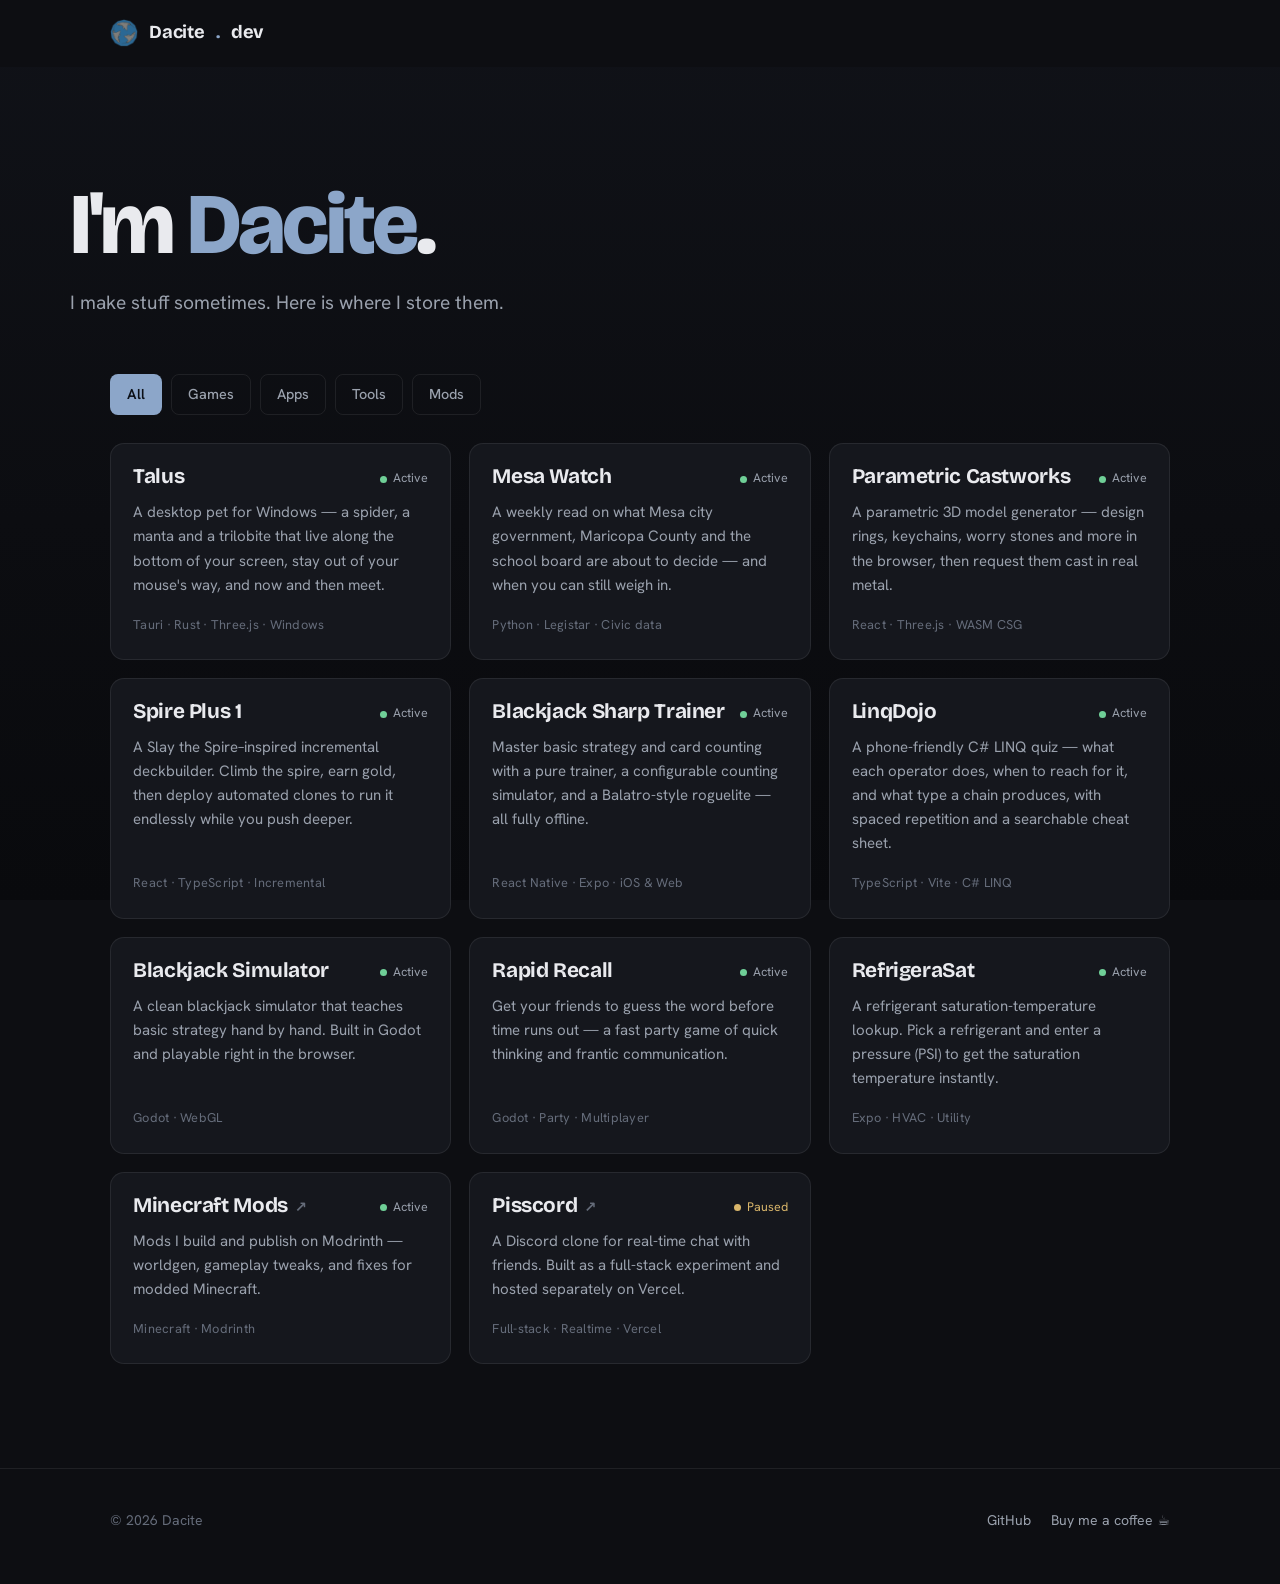
<file: index.html>
<!DOCTYPE html>
<html lang="en">
<head>
    <meta charset="UTF-8">
    <meta name="viewport" content="width=device-width, initial-scale=1.0">
    <title>Dacite — games, tools, and apps</title>
    <meta name="description" content="Dacite.dev — a collection of games, tools, and apps. Deckbuilders, 3D generators, mobile trainers, and more.">
    <meta name="theme-color" content="#0d0e12">
    <link rel="icon" type="image/png" href="/favicon.png">
    <link rel="apple-touch-icon" href="/favicon.png">

    <!-- Open Graph -->
    <meta property="og:type" content="website">
    <meta property="og:title" content="Dacite — games, tools, and apps">
    <meta property="og:description" content="Games, tools, and apps. Everything here is live and playable.">
    <meta property="og:url" content="https://dacite.dev">
    <meta property="og:image" content="https://dacite.dev/favicon.png">
    <meta name="twitter:card" content="summary">

    <link rel="preconnect" href="https://fonts.googleapis.com">
    <link rel="preconnect" href="https://fonts.gstatic.com" crossorigin>
    <link href="https://fonts.googleapis.com/css2?family=Bricolage+Grotesque:opsz,wght@12..96,500..800&family=Hanken+Grotesk:wght@400;500;600;700&display=swap" rel="stylesheet">
    <link rel="stylesheet" href="/styles.css">
</head>
<body>
    <a class="skip-link" href="#projects">Skip to projects</a>

    <header class="site-header" id="siteHeader">
        <div class="wrap nav">
            <a class="brand" href="/" aria-label="Dacite home">
                <img class="mark" src="/favicon.png" alt="" width="28" height="28">
                Dacite<span class="dot">.</span>dev
            </a>
        </div>
    </header>

    <main>
        <section class="hero wrap">
            <h1>I'm <span class="heat">Dacite</span>.</h1>
            <p>I make stuff sometimes. Here is where I store them.</p>
        </section>

        <section class="wrap" id="projects" aria-labelledby="projects-heading">
            <h2 id="projects-heading" class="visually-hidden">Projects</h2>

            <div class="filters" role="group" aria-label="Filter projects by category">
                <button class="chip" data-filter="all" aria-pressed="true">All</button>
                <button class="chip" data-filter="games" aria-pressed="false">Games</button>
                <button class="chip" data-filter="apps" aria-pressed="false">Apps</button>
                <button class="chip" data-filter="tools" aria-pressed="false">Tools</button>
                <button class="chip" data-filter="mods" aria-pressed="false">Mods</button>
            </div>

            <div class="grid" id="grid">

                <a class="card reveal" data-category="apps" href="/talus/">
                    <div class="card-head">
                        <h3>Talus</h3>
                        <span class="status is-active"><span class="led"></span> Active</span>
                    </div>
                    <p class="card-desc">A desktop pet for Windows — a spider, a manta and a trilobite that live along the bottom of your screen, stay out of your mouse's way, and now and then meet.</p>
                    <p class="card-tags">Tauri · Rust · Three.js · Windows</p>
                </a>

                <a class="card reveal" data-category="tools" href="/mesawatch/">
                    <div class="card-head">
                        <h3>Mesa Watch</h3>
                        <span class="status is-active"><span class="led"></span> Active</span>
                    </div>
                    <p class="card-desc">A weekly read on what Mesa city government, Maricopa County and the school board are about to decide — and when you can still weigh in.</p>
                    <p class="card-tags">Python · Legistar · Civic data</p>
                </a>

                <a class="card reveal" data-category="tools" href="/parametriccastworks/">
                    <div class="card-head">
                        <h3>Parametric Castworks</h3>
                        <span class="status is-active"><span class="led"></span> Active</span>
                    </div>
                    <p class="card-desc">A parametric 3D model generator — design rings, keychains, worry stones and more in the browser, then request them cast in real metal.</p>
                    <p class="card-tags">React · Three.js · WASM CSG</p>
                </a>

                <a class="card reveal" data-category="games" href="/spireplus1/">
                    <div class="card-head">
                        <h3>Spire Plus 1</h3>
                        <span class="status is-active"><span class="led"></span> Active</span>
                    </div>
                    <p class="card-desc">A Slay the Spire–inspired incremental deckbuilder. Climb the spire, earn gold, then deploy automated clones to run it endlessly while you push deeper.</p>
                    <p class="card-tags">React · TypeScript · Incremental</p>
                </a>

                <a class="card reveal" data-category="apps" href="/sharp21/">
                    <div class="card-head">
                        <h3>Blackjack Sharp Trainer</h3>
                        <span class="status is-active"><span class="led"></span> Active</span>
                    </div>
                    <p class="card-desc">Master basic strategy and card counting with a pure trainer, a configurable counting simulator, and a Balatro-style roguelite — all fully offline.</p>
                    <p class="card-tags">React Native · Expo · iOS &amp; Web</p>
                </a>

                <a class="card reveal" data-category="apps" href="/linqdojo/">
                    <div class="card-head">
                        <h3>LinqDojo</h3>
                        <span class="status is-active"><span class="led"></span> Active</span>
                    </div>
                    <p class="card-desc">A phone-friendly C# LINQ quiz — what each operator does, when to reach for it, and what type a chain produces, with spaced repetition and a searchable cheat sheet.</p>
                    <p class="card-tags">TypeScript · Vite · C# LINQ</p>
                </a>

                <a class="card reveal" data-category="games" href="/blackjackgame/index.html">
                    <div class="card-head">
                        <h3>Blackjack Simulator</h3>
                        <span class="status is-active"><span class="led"></span> Active</span>
                    </div>
                    <p class="card-desc">A clean blackjack simulator that teaches basic strategy hand by hand. Built in Godot and playable right in the browser.</p>
                    <p class="card-tags">Godot · WebGL</p>
                </a>

                <a class="card reveal" data-category="games" href="/rapidrecall/index.html">
                    <div class="card-head">
                        <h3>Rapid Recall</h3>
                        <span class="status is-active"><span class="led"></span> Active</span>
                    </div>
                    <p class="card-desc">Get your friends to guess the word before time runs out — a fast party game of quick thinking and frantic communication.</p>
                    <p class="card-tags">Godot · Party · Multiplayer</p>
                </a>

                <a class="card reveal" data-category="tools" href="/refrigerasat/">
                    <div class="card-head">
                        <h3>RefrigeraSat</h3>
                        <span class="status is-active"><span class="led"></span> Active</span>
                    </div>
                    <p class="card-desc">A refrigerant saturation-temperature lookup. Pick a refrigerant and enter a pressure (PSI) to get the saturation temperature instantly.</p>
                    <p class="card-tags">Expo · HVAC · Utility</p>
                </a>

                <a class="card reveal" data-category="mods" href="https://modrinth.com/user/dacite" target="_blank" rel="noopener">
                    <div class="card-head">
                        <h3>Minecraft Mods <span class="ext" aria-hidden="true">↗</span></h3>
                        <span class="status is-active"><span class="led"></span> Active</span>
                    </div>
                    <p class="card-desc">Mods I build and publish on Modrinth — worldgen, gameplay tweaks, and fixes for modded Minecraft.</p>
                    <p class="card-tags">Minecraft · Modrinth</p>
                </a>

                <a class="card reveal" data-category="apps" href="https://pisscord.dacite.dev" target="_blank" rel="noopener">
                    <div class="card-head">
                        <h3>Pisscord <span class="ext" aria-hidden="true">↗</span></h3>
                        <span class="status is-paused"><span class="led"></span> Paused</span>
                    </div>
                    <p class="card-desc">A Discord clone for real-time chat with friends. Built as a full-stack experiment and hosted separately on Vercel.</p>
                    <p class="card-tags">Full-stack · Realtime · Vercel</p>
                </a>

            </div>

            <p id="empty-state" style="display:none;color:var(--text-dim);padding:30px 4px;">No projects in this category yet.</p>
        </section>
    </main>

    <footer class="site-footer">
        <div class="wrap footer-inner">
            <p>&copy; <span id="year">2026</span> Dacite</p>
            <div class="footer-links">
                <a href="https://github.com/DaciteRocks" target="_blank" rel="noopener">GitHub</a>
                <a href="https://www.buymeacoffee.com/dacite" target="_blank" rel="noopener">Buy me a coffee ☕</a>
            </div>
        </div>
    </footer>

    <script>
        document.getElementById('year').textContent = new Date().getFullYear();

        var header = document.getElementById('siteHeader');
        var onScroll = function () { header.classList.toggle('scrolled', window.scrollY > 8); };
        onScroll();
        window.addEventListener('scroll', onScroll, { passive: true });

        var chips = document.querySelectorAll('.chip');
        var cards = Array.prototype.slice.call(document.querySelectorAll('.card'));
        var empty = document.getElementById('empty-state');
        chips.forEach(function (chip) {
            chip.addEventListener('click', function () {
                chips.forEach(function (c) { c.setAttribute('aria-pressed', 'false'); });
                chip.setAttribute('aria-pressed', 'true');
                var f = chip.dataset.filter;
                var shown = 0;
                cards.forEach(function (card) {
                    var match = f === 'all' || card.dataset.category === f;
                    card.classList.toggle('hidden', !match);
                    if (match) shown++;
                });
                empty.style.display = shown === 0 ? 'block' : 'none';
            });
        });

        var reveals = document.querySelectorAll('.reveal');
        var reduce = window.matchMedia('(prefers-reduced-motion: reduce)').matches;
        if (reduce || !('IntersectionObserver' in window)) {
            reveals.forEach(function (el) { el.classList.add('in-view'); });
        } else {
            var io = new IntersectionObserver(function (entries) {
                entries.forEach(function (entry) {
                    if (entry.isIntersecting) {
                        var el = entry.target;
                        el.style.transitionDelay = ((Array.prototype.indexOf.call(reveals, el) % 3) * 70) + 'ms';
                        el.classList.add('in-view');
                        io.unobserve(el);
                    }
                });
            }, { threshold: 0.12 });
            reveals.forEach(function (el) { io.observe(el); });
        }
    </script>
</body>
</html>
</file>
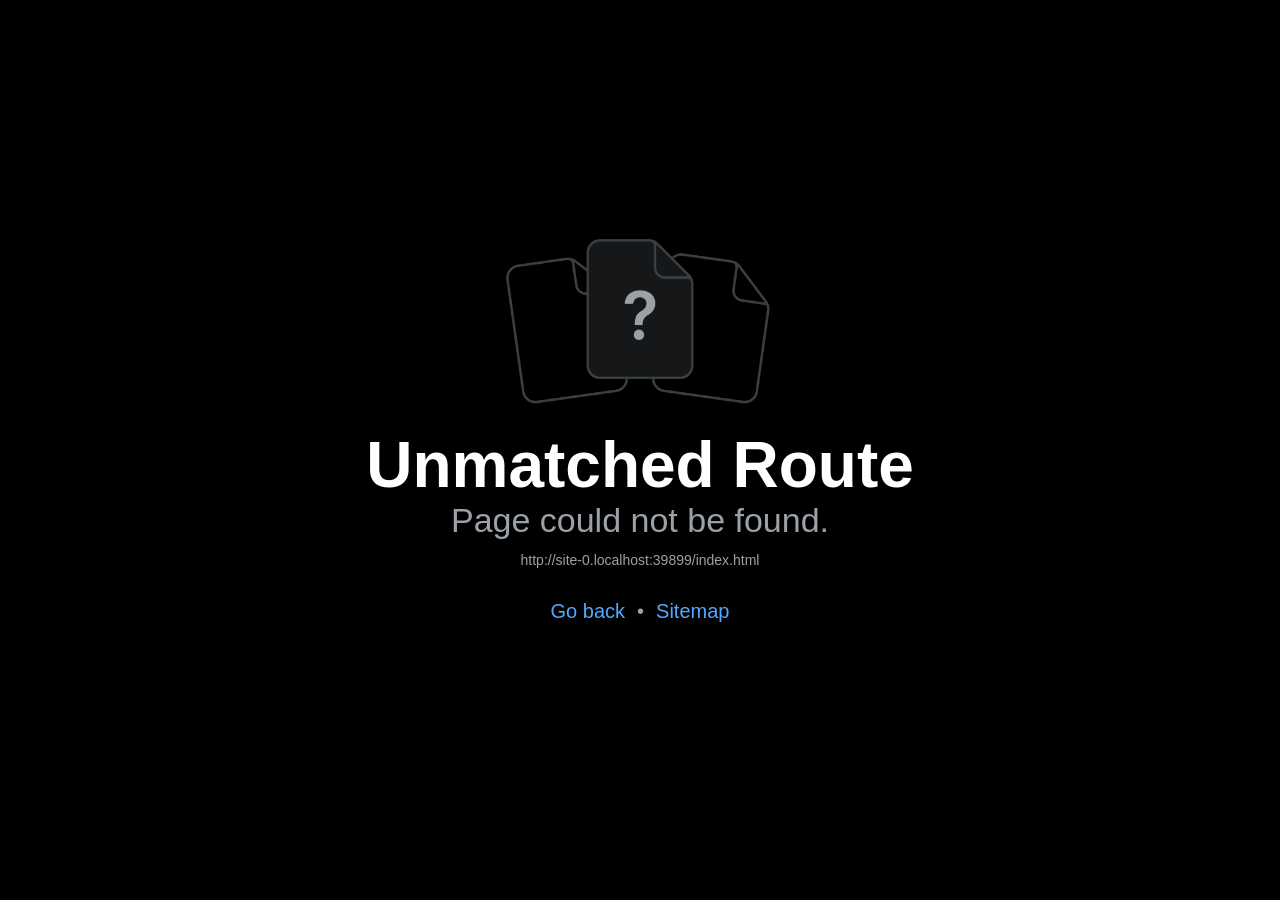
<file: blackjackmobilegame/index.html>
<!DOCTYPE html>
<html lang="en">
  <head>
    <meta charset="utf-8" />
    <meta httpEquiv="X-UA-Compatible" content="IE=edge" />
    <meta name="viewport" content="width=device-width, initial-scale=1, shrink-to-fit=no" />
    <title>BlackJack Trainer</title>
    <!-- The `react-native-web` recommended style reset: https://necolas.github.io/react-native-web/docs/setup/#root-element -->
    <style id="expo-reset">
      /* These styles make the body full-height */
      html,
      body {
        height: 100%;
      }
      /* These styles disable body scrolling if you are using <ScrollView> */
      body {
        overflow: hidden;
      }
      /* These styles make the root element full-height */
      #root {
        display: flex;
        height: 100%;
        flex: 1;
      }
    </style>
  <link rel="icon" href="/blackjackmobilegame/favicon.ico" /></head>

  <body>
    <!-- Use static rendering with Expo Router to support running without JavaScript. -->
    <noscript>
      You need to enable JavaScript to run this app.
    </noscript>
    <!-- The root element for your Expo app. -->
    <div id="root"></div>
  <script src="/blackjackmobilegame/_expo/static/js/web/entry-3576f4d2e5c5d45838743db0251ec03b.js" defer></script>
</body>
</html>
</file>
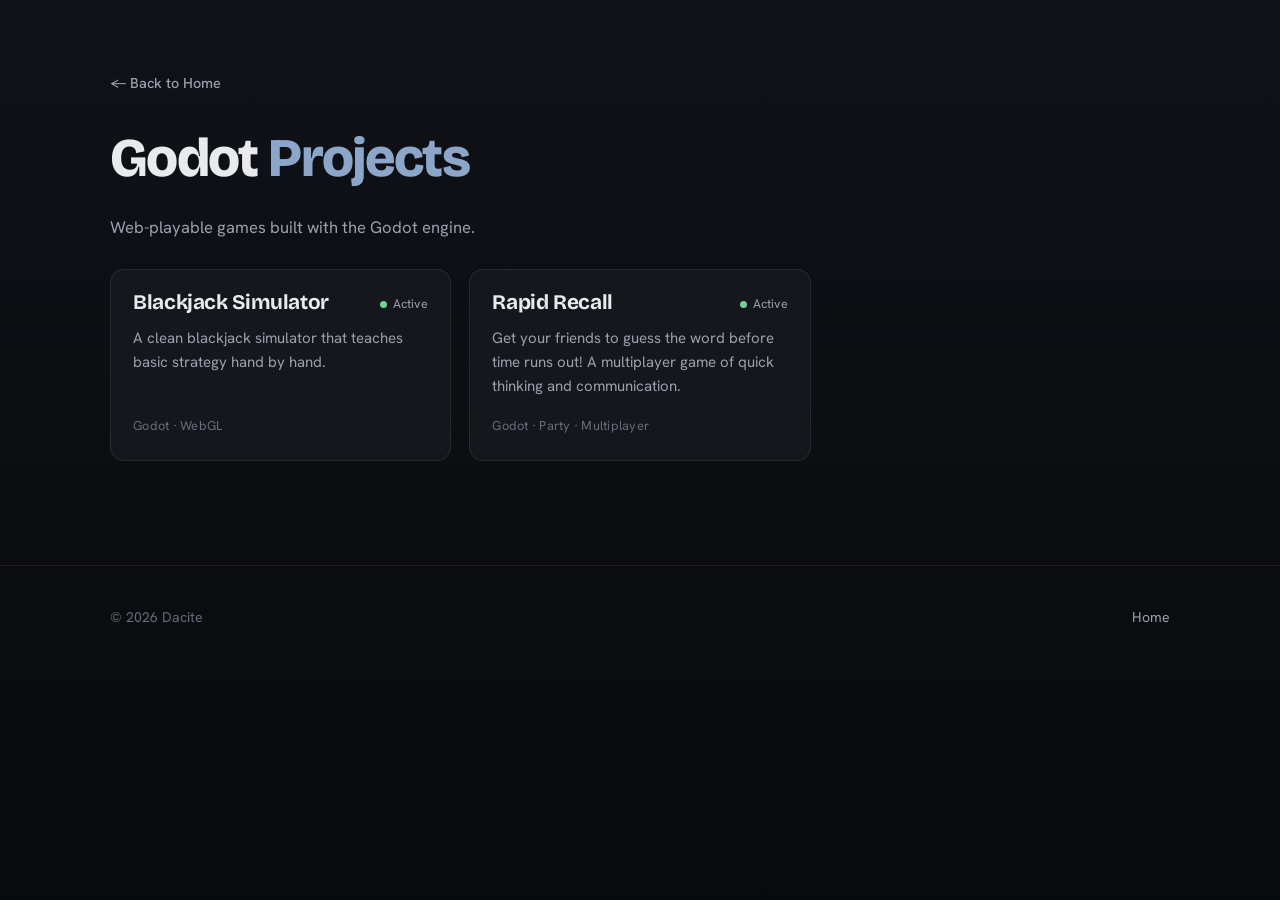
<file: godot-projects/index.html>
<!DOCTYPE html>
<html lang="en">
<head>
    <meta charset="UTF-8">
    <meta name="viewport" content="width=device-width, initial-scale=1.0">
    <title>Godot Projects | Dacite</title>
    <meta name="description" content="Web-playable games built with the Godot engine.">
    <meta name="theme-color" content="#0d0e12">
    <link rel="icon" type="image/png" href="/favicon.png">
    <link rel="preconnect" href="https://fonts.googleapis.com">
    <link rel="preconnect" href="https://fonts.gstatic.com" crossorigin>
    <link href="https://fonts.googleapis.com/css2?family=Bricolage+Grotesque:opsz,wght@12..96,500..800&family=Hanken+Grotesk:wght@400;500;600;700&display=swap" rel="stylesheet">
    <link rel="stylesheet" href="/styles.css">
</head>
<body>
    <main class="wrap">
        <header class="section-head">
            <a class="back-link" href="/">← Back to Home</a>
            <h1>Godot <span class="heat">Projects</span></h1>
            <p>Web-playable games built with the Godot engine.</p>
        </header>

        <div class="grid">
            <a class="card" href="/blackjackgame/index.html">
                <div class="card-head">
                    <h3>Blackjack Simulator</h3>
                    <span class="status is-active"><span class="led"></span> Active</span>
                </div>
                <p class="card-desc">A clean blackjack simulator that teaches basic strategy hand by hand.</p>
                <p class="card-tags">Godot · WebGL</p>
            </a>

            <a class="card" href="/rapidrecall/index.html">
                <div class="card-head">
                    <h3>Rapid Recall</h3>
                    <span class="status is-active"><span class="led"></span> Active</span>
                </div>
                <p class="card-desc">Get your friends to guess the word before time runs out! A multiplayer game of quick thinking and communication.</p>
                <p class="card-tags">Godot · Party · Multiplayer</p>
            </a>
        </div>
    </main>

    <footer class="site-footer">
        <div class="wrap footer-inner">
            <p>&copy; <span id="year">2026</span> Dacite</p>
            <div class="footer-links"><a href="/">Home</a></div>
        </div>
    </footer>
    <script>document.getElementById('year').textContent = new Date().getFullYear();</script>
</body>
</html>
</file>
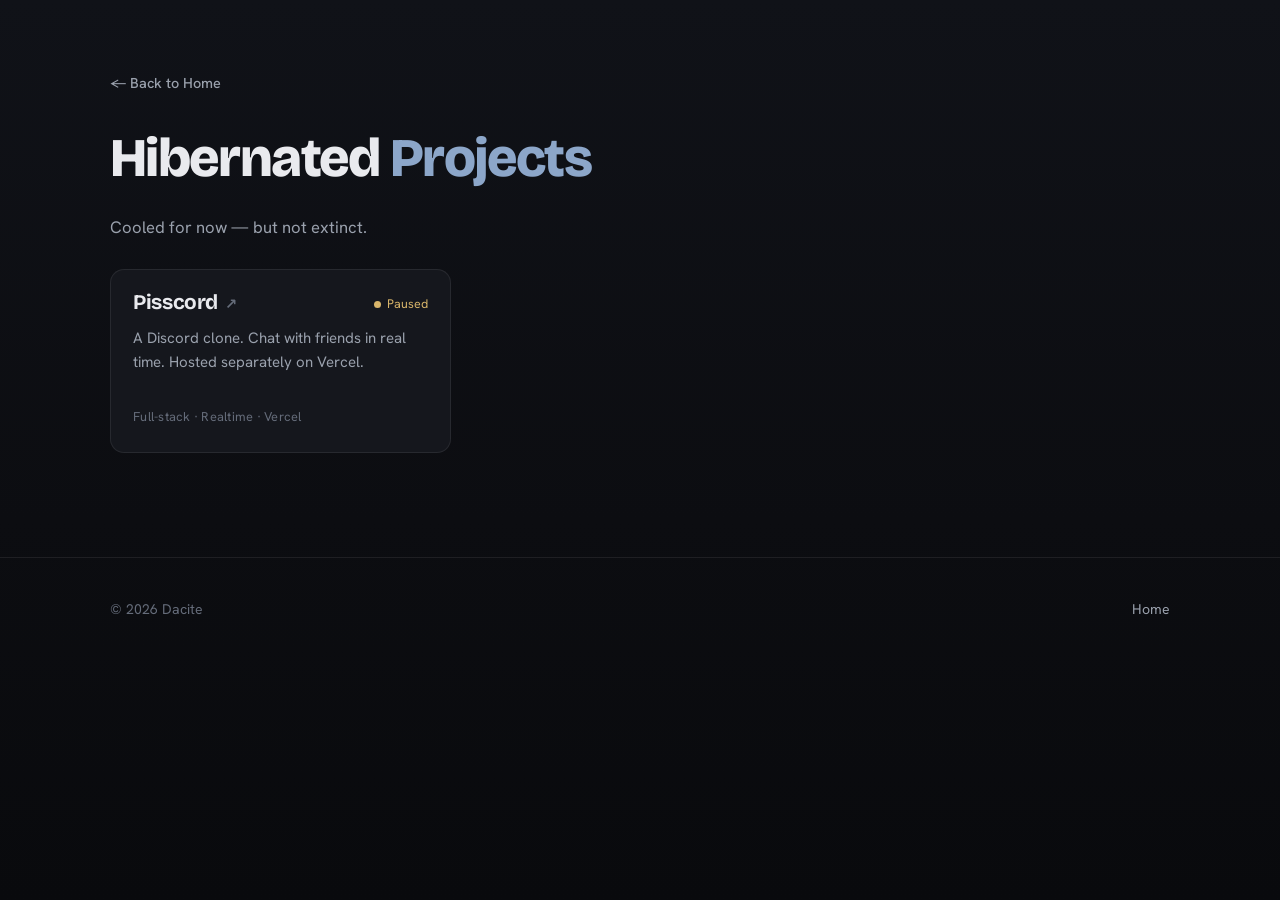
<file: hibernated/index.html>
<!DOCTYPE html>
<html lang="en">
<head>
    <meta charset="UTF-8">
    <meta name="viewport" content="width=device-width, initial-scale=1.0">
    <title>Hibernated Projects | Dacite</title>
    <meta name="description" content="Projects on pause for now.">
    <meta name="theme-color" content="#0d0e12">
    <link rel="icon" type="image/png" href="/favicon.png">
    <link rel="preconnect" href="https://fonts.googleapis.com">
    <link rel="preconnect" href="https://fonts.gstatic.com" crossorigin>
    <link href="https://fonts.googleapis.com/css2?family=Bricolage+Grotesque:opsz,wght@12..96,500..800&family=Hanken+Grotesk:wght@400;500;600;700&display=swap" rel="stylesheet">
    <link rel="stylesheet" href="/styles.css">
</head>
<body>
    <main class="wrap">
        <header class="section-head">
            <a class="back-link" href="/">← Back to Home</a>
            <h1>Hibernated <span class="heat">Projects</span></h1>
            <p>Cooled for now — but not extinct.</p>
        </header>

        <div class="grid">
            <a class="card" href="https://pisscord.dacite.dev" target="_blank" rel="noopener">
                <div class="card-head">
                    <h3>Pisscord <span class="ext" aria-hidden="true">↗</span></h3>
                    <span class="status is-paused"><span class="led"></span> Paused</span>
                </div>
                <p class="card-desc">A Discord clone. Chat with friends in real time. Hosted separately on Vercel.</p>
                <p class="card-tags">Full-stack · Realtime · Vercel</p>
            </a>
        </div>
    </main>

    <footer class="site-footer">
        <div class="wrap footer-inner">
            <p>&copy; <span id="year">2026</span> Dacite</p>
            <div class="footer-links"><a href="/">Home</a></div>
        </div>
    </footer>
    <script>document.getElementById('year').textContent = new Date().getFullYear();</script>
</body>
</html>
</file>
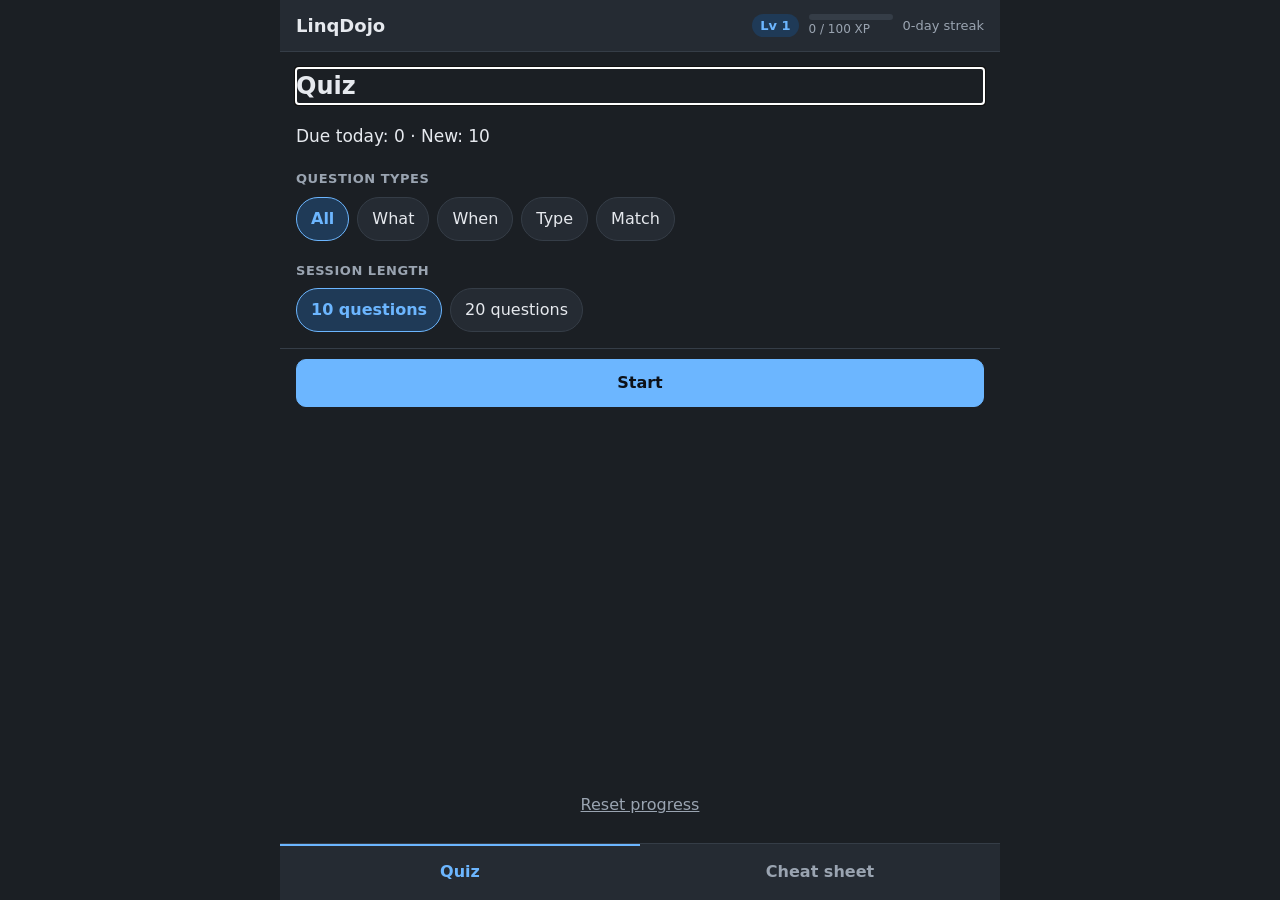
<file: linqdojo/index.html>
<!doctype html>
<html lang="en">
  <head>
    <meta charset="utf-8">
    <meta name="viewport" content="width=device-width, initial-scale=1">
    <meta name="theme-color" content="#1b1f24">
    <title>LinqDojo Quiz</title>
    <script type="module" crossorigin src="./assets/index-C8wepLYU.js"></script>
    <link rel="stylesheet" crossorigin href="./assets/index-Btr9q7NS.css">
  </head>
  <body>
    <div id="app"></div>
  </body>
</html>
</file>
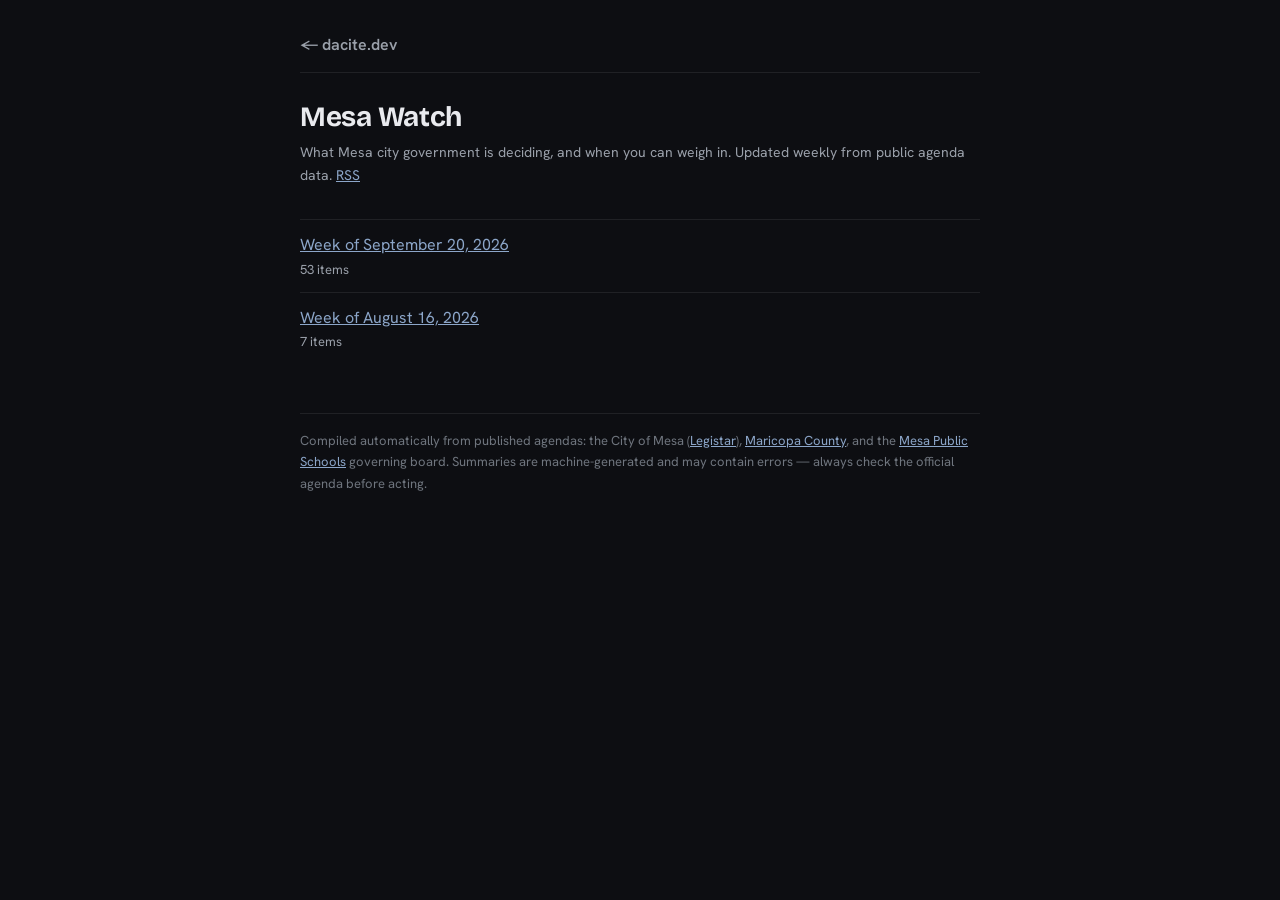
<file: mesawatch/index.html>
<!DOCTYPE html>
<html lang="en">
<head>
<meta charset="UTF-8">
<meta name="viewport" content="width=device-width, initial-scale=1.0">
<title>Mesa Watch</title>
<meta name="description" content="What Mesa city government is deciding, and when you can weigh in.">
<meta name="theme-color" content="#0d0e12">
<link rel="icon" type="image/png" href="/favicon.png">
<link rel="alternate" type="application/rss+xml" title="Mesa Watch"
      href="/mesawatch/feed.xml">
<link rel="preconnect" href="https://fonts.googleapis.com">
<link rel="preconnect" href="https://fonts.gstatic.com" crossorigin>
<link href="https://fonts.googleapis.com/css2?family=Bricolage+Grotesque:opsz,wght@12..96,500..800&amp;family=Hanken+Grotesk:wght@400;500;600;700&amp;display=swap"
      rel="stylesheet">
<style>
:root {
  color-scheme: dark;
  --bg: #0d0e12; --surface: #15171d; --surface-2: #101218;
  --text: #e9eaee; --muted: #9aa0aa;
  --accent: #8ca6c9; --accent-strong: #a8bedb;
  --border: rgba(255, 255, 255, 0.08);
  --font-body: "Hanken Grotesk", system-ui, -apple-system, "Segoe UI", Roboto, sans-serif;
  --font-display: "Bricolage Grotesque", Georgia, system-ui, sans-serif;
}
* { box-sizing: border-box; }
body {
  margin: 0; background: var(--bg); color: var(--text);
  font-family: var(--font-body); line-height: 1.65; font-size: 16px;
}
.wrap { max-width: 720px; margin: 0 auto; padding: 32px 20px 64px; }
a { color: var(--accent); }
a:hover { color: var(--accent-strong); }
:focus-visible { outline: 2px solid var(--accent); outline-offset: 3px; border-radius: 4px; }
header.top { border-bottom: 1px solid var(--border); margin-bottom: 28px; padding-bottom: 14px; }
header.top a { color: var(--muted); text-decoration: none; font-weight: 600; }
h1, h2 { font-family: var(--font-display); font-weight: 700; }
h1 { font-size: 28px; line-height: 1.2; margin: 0 0 6px; letter-spacing: -0.01em; }
.sub { color: var(--muted); font-size: 14px; margin: 0 0 32px; }
article { border-top: 1px solid var(--border); padding: 22px 0 4px; }
article h2 { font-size: 19px; margin: 0 0 8px; line-height: 1.35; }
.meta { font-size: 13px; color: var(--muted); margin-bottom: 12px; }
.tag {
  display: inline-block; background: var(--surface); border: 1px solid var(--border);
  border-radius: 3px; padding: 1px 7px; margin-right: 6px; font-size: 12px;
}
/* "tomorrow" has to be scannable at a glance — it is the one thing on the
   page that decides whether the reader acts today or not. */
.tag.soon { background: #1c2531; border-color: #35506e; color: var(--accent-strong); }
.history { font-size: 13px; color: #b9b4ad; background: var(--surface-2);
  border-left: 2px solid var(--accent); padding: 8px 12px; margin: 10px 0; }
.action { font-size: 14px; background: var(--surface); border: 1px solid var(--border);
  border-radius: 4px; padding: 10px 12px; margin: 12px 0 0; }
p { margin: 10px 0; }
footer { margin-top: 48px; padding-top: 16px; border-top: 1px solid var(--border);
  color: #6f757e; font-size: 13px; }
ul.archive { list-style: none; padding: 0; }
ul.archive li { border-top: 1px solid var(--border); padding: 12px 0; }
ul.archive .when { color: var(--muted); font-size: 13px; }
</style>
</head>
<body>
<div class="wrap">
<header class="top"><a href="/">&larr; dacite.dev</a></header>
<h1>Mesa Watch</h1>
<p class="sub">What Mesa city government is deciding, and when you can weigh in. Updated weekly from public agenda data. <a href="/mesawatch/feed.xml">RSS</a></p>
<ul class="archive">
<li><a href="/mesawatch/2026-09-20.html">Week of September 20, 2026</a><div class="when">53 items</div></li>
<li><a href="/mesawatch/2026-08-16.html">Week of August 16, 2026</a><div class="when">7 items</div></li>
</ul>
<footer>
Compiled automatically from published agendas: the City of Mesa
(<a href="https://mesa.legistar.com/">Legistar</a>),
<a href="https://www.maricopa.gov/AgendaCenter">Maricopa County</a>, and the
<a href="https://go.boarddocs.com/az/mpsaz/Board.nsf/Public">Mesa Public Schools</a>
governing board.
Summaries are machine-generated and may contain errors &mdash; always check the
official agenda before acting.
</footer>
</div>
</body>
</html>
</file>
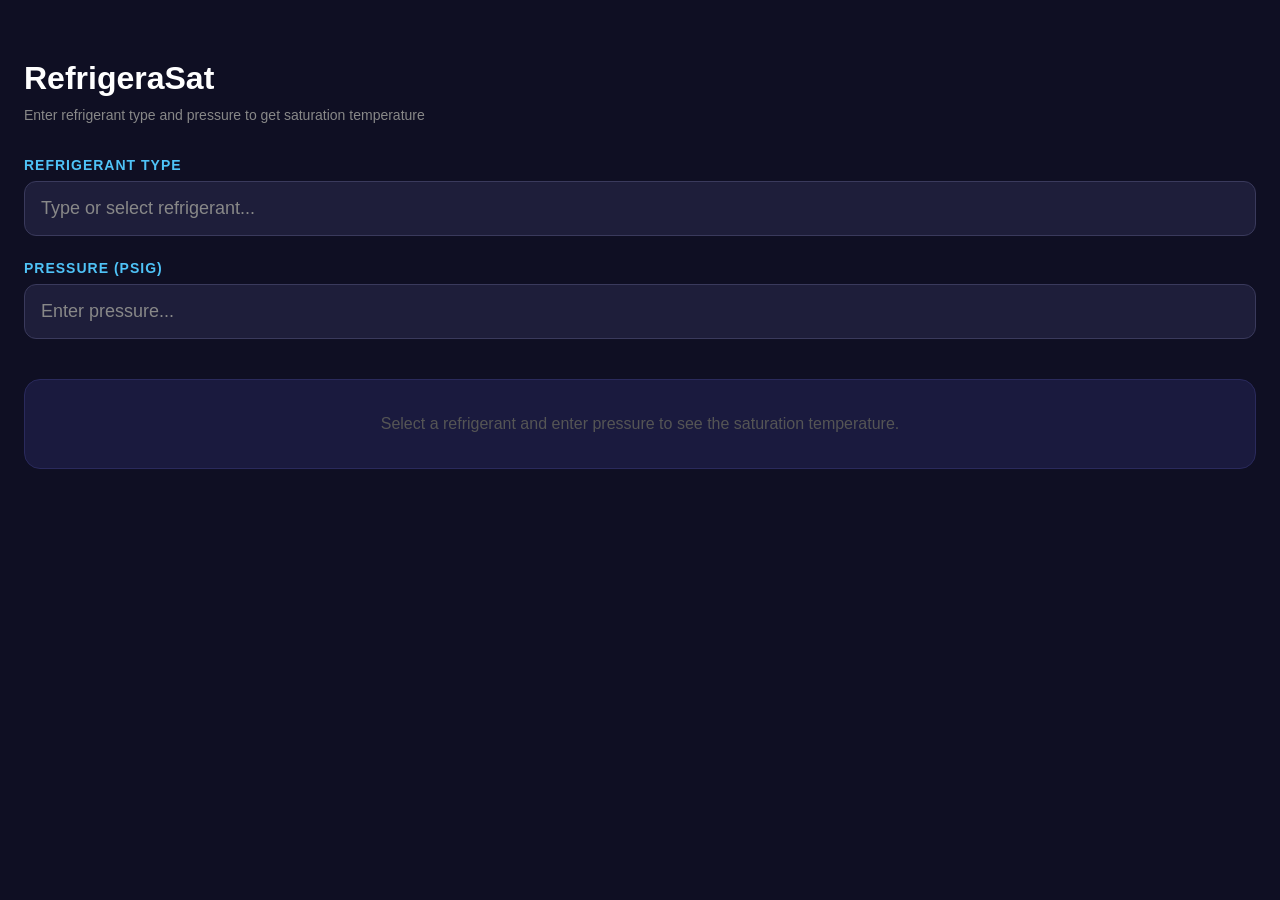
<file: refrigerasat/index.html>
<!DOCTYPE html>
<html lang="en">
  <head>
    <meta charset="utf-8" />
    <meta httpEquiv="X-UA-Compatible" content="IE=edge" />
    <meta name="viewport" content="width=device-width, initial-scale=1, shrink-to-fit=no" />
    <title>RefrigeraSat</title>
    <!-- The `react-native-web` recommended style reset: https://necolas.github.io/react-native-web/docs/setup/#root-element -->
    <style id="expo-reset">
      /* These styles make the body full-height */
      html,
      body {
        height: 100%;
      }
      /* These styles disable body scrolling if you are using <ScrollView> */
      body {
        overflow: hidden;
      }
      /* These styles make the root element full-height */
      #root {
        display: flex;
        height: 100%;
        flex: 1;
      }
    </style>
  <link rel="icon" href="/refrigerasat/favicon.ico" /></head>

  <body>
    <!-- Use static rendering with Expo Router to support running without JavaScript. -->
    <noscript>
      You need to enable JavaScript to run this app.
    </noscript>
    <!-- The root element for your Expo app. -->
    <div id="root"></div>
  <script src="/refrigerasat/_expo/static/js/web/index-25ea7e582de5915cb9b02fbe2c5cd4b2.js" defer></script>
</body>
</html>
</file>
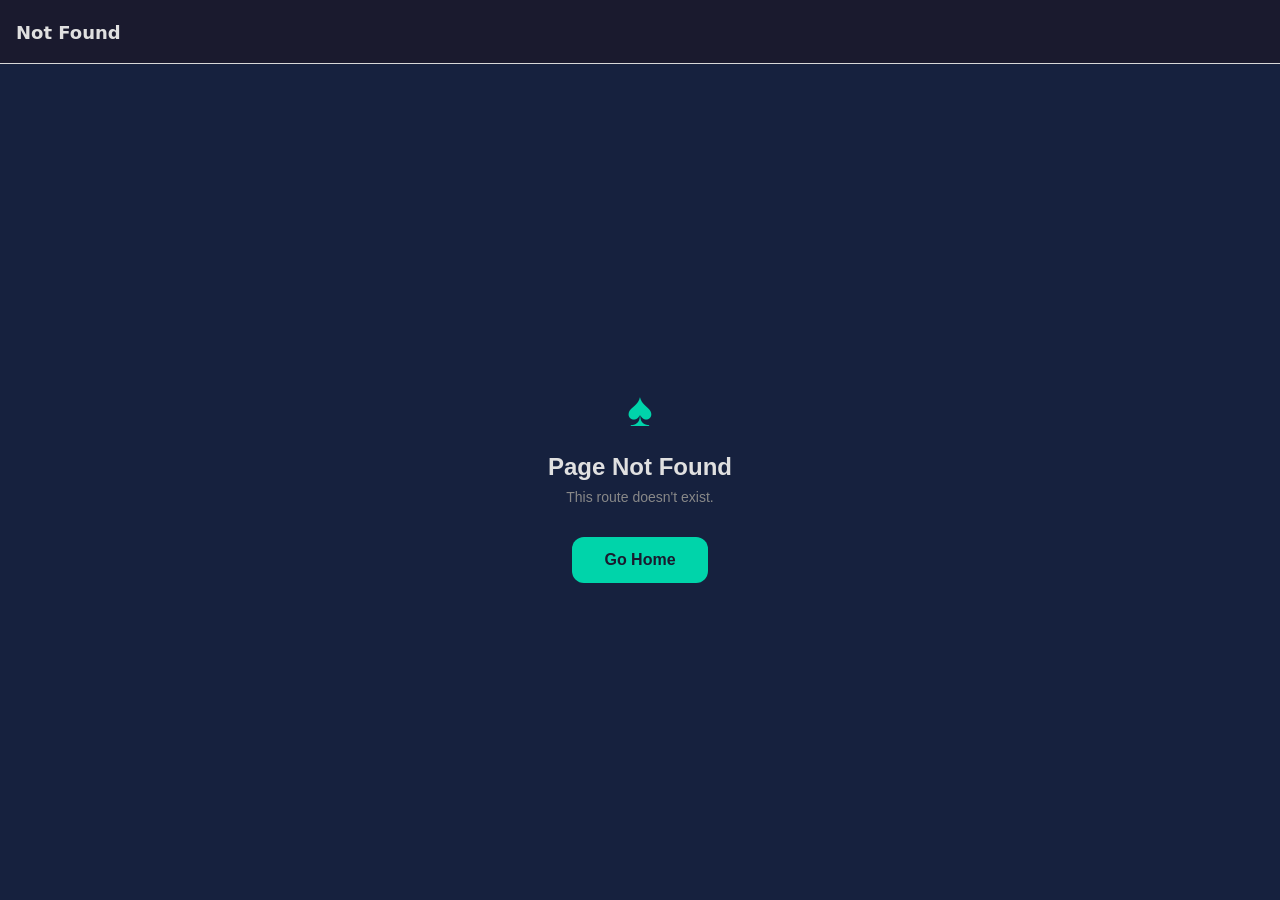
<file: sharp21/index.html>
<!DOCTYPE html>
<html lang="en">
  <head>
    <meta charset="utf-8" />
    <meta httpEquiv="X-UA-Compatible" content="IE=edge" />
    <meta name="viewport" content="width=device-width, initial-scale=1, shrink-to-fit=no" />
    <title>Blackjack Sharp Trainer</title>
    <!-- The `react-native-web` recommended style reset: https://necolas.github.io/react-native-web/docs/setup/#root-element -->
    <style id="expo-reset">
      /* These styles make the body full-height */
      html,
      body {
        height: 100%;
      }
      /* These styles disable body scrolling if you are using <ScrollView> */
      body {
        overflow: hidden;
      }
      /* These styles make the root element full-height */
      #root {
        display: flex;
        height: 100%;
        flex: 1;
      }
    </style>
  <link rel="icon" href="/sharp21/favicon.ico" /></head>

  <body>
    <!-- Use static rendering with Expo Router to support running without JavaScript. -->
    <noscript>
      You need to enable JavaScript to run this app.
    </noscript>
    <!-- The root element for your Expo app. -->
    <div id="root"></div>
  <script type="module" src="/sharp21/_expo/static/js/web/entry-7c588c6598d0637de7fc0bce1e789619.js" defer></script>
</body>
</html>
</file>
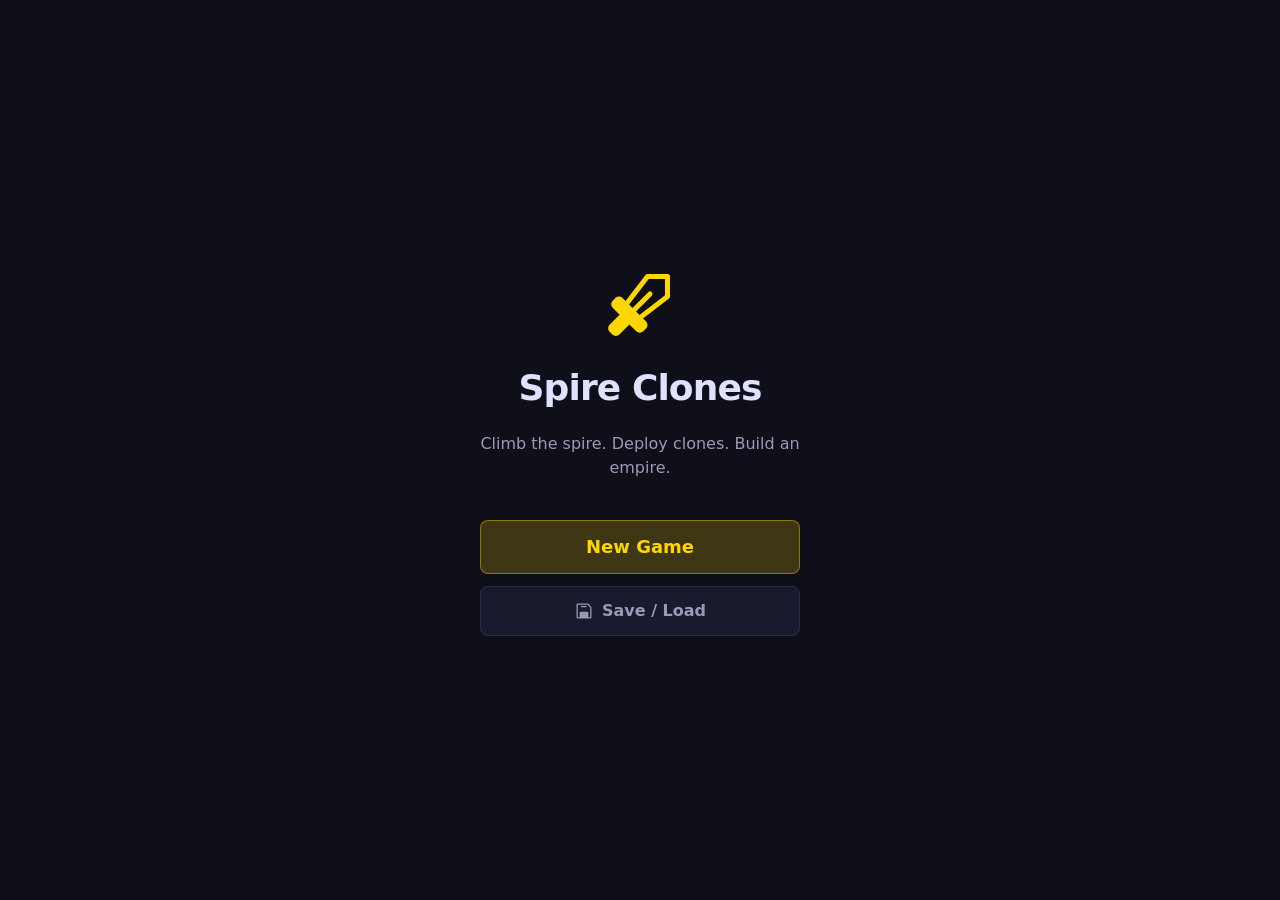
<file: spireplus1/index.html>
<!DOCTYPE html>
<html lang="en">
  <head>
    <meta charset="UTF-8" />
    <meta name="viewport" content="width=device-width, initial-scale=1.0" />
    <title>Spire Clones</title>
    <script type="module" crossorigin src="./assets/index-DT6Xlt-i.js"></script>
    <link rel="modulepreload" crossorigin href="./assets/vendor-BsOJRPCQ.js">
    <link rel="modulepreload" crossorigin href="./assets/icons-_9F8iT6y.js">
    <link rel="stylesheet" crossorigin href="./assets/index-Bc5Uw1hA.css">
  </head>
  <body class="bg-spire-bg text-spire-text">
    <div id="root"></div>
  </body>
</html>
</file>
<file: styles.css>
/* =========================================================================
   Dacite.dev — shared stylesheet
   Cool basalt-grey surfaces, a single blue-grey accent, text-only cards.
   Hand-written, zero build step.
   ========================================================================= */

/* ---- Design tokens ----------------------------------------------------- */
:root {
  /* Surfaces (cool near-black basalt) */
  --bg:            #0d0e12;
  --bg-2:          #101218;
  --surface:       #15171d;
  --surface-2:     #191c23;

  /* Lines */
  --border:        rgba(255, 255, 255, 0.08);
  --border-strong: rgba(255, 255, 255, 0.17);

  /* Type */
  --text:       #e9eaee;
  --text-muted: #9aa1ad;
  --text-dim:   #656c7a;

  /* The one accent: steel blue-grey. No gradients. */
  --accent:        #8ca6c9;
  --accent-strong: #a8bedb;
  --on-accent:     #0b0f16;

  /* Status */
  --ok:     #6fcf97;
  --paused: #d8b56a;

  --radius:    14px;
  --ease:      cubic-bezier(0.2, 0.7, 0.3, 1);

  --maxw: 1140px;

  --font-display: "Bricolage Grotesque", Georgia, system-ui, sans-serif;
  --font-body: "Hanken Grotesk", system-ui, -apple-system, "Segoe UI", Roboto, sans-serif;
}

/* ---- Reset ------------------------------------------------------------- */
*, *::before, *::after { box-sizing: border-box; }
* { margin: 0; }
html { -webkit-text-size-adjust: 100%; }
body {
  font-family: var(--font-body);
  color: var(--text);
  background-color: var(--bg);
  line-height: 1.6;
  min-height: 100vh;
  overflow-x: hidden;
  position: relative;
  -webkit-font-smoothing: antialiased;
  text-rendering: optimizeLegibility;
}
a { color: inherit; text-decoration: none; }
img, svg { display: block; max-width: 100%; }
button { font: inherit; cursor: pointer; }

/* ---- Backdrop: clean cool gradient, no grain, no glow ------------------ */
body::before {
  content: "";
  position: fixed;
  inset: 0;
  z-index: -1;
  background: linear-gradient(180deg, #101218 0%, #0c0d11 58%, #090a0d 100%);
}

/* ---- A11y helpers ------------------------------------------------------ */
.skip-link {
  position: absolute;
  left: 16px;
  top: -60px;
  background: var(--surface-2);
  color: var(--text);
  padding: 10px 18px;
  border-radius: 0 0 10px 10px;
  border: 1px solid var(--border-strong);
  z-index: 100;
  transition: top 0.2s var(--ease);
}
.skip-link:focus { top: 0; }
:focus-visible { outline: 2px solid var(--accent); outline-offset: 3px; border-radius: 4px; }
.visually-hidden { position: absolute; width: 1px; height: 1px; overflow: hidden; clip: rect(0 0 0 0); }

/* ---- Layout ------------------------------------------------------------ */
.wrap {
  width: 100%;
  max-width: var(--maxw);
  margin-inline: auto;
  padding-inline: clamp(20px, 5vw, 40px);
}

/* ---- Header ------------------------------------------------------------ */
.site-header {
  position: sticky;
  top: 0;
  z-index: 50;
  background: var(--bg);
  border-bottom: 1px solid transparent;
  transition: border-color 0.25s var(--ease);
}
.site-header.scrolled { border-bottom-color: var(--border); }
.nav { display: flex; align-items: center; height: 66px; }
.brand {
  display: inline-flex;
  align-items: center;
  gap: 11px;
  font-family: var(--font-display);
  font-weight: 700;
  letter-spacing: -0.01em;
  font-size: 1.15rem;
}
.brand .mark { width: 28px; height: 28px; border-radius: 7px; object-fit: contain; }
.brand .dot { color: var(--accent); }

/* ---- Hero (left-aligned, asymmetric) ---------------------------------- */
.hero { padding: clamp(56px, 11vw, 116px) 0 clamp(34px, 6vw, 56px); }
.hero h1 {
  font-family: var(--font-display);
  font-weight: 800;
  font-size: clamp(2.7rem, 8vw, 5.4rem);
  line-height: 0.98;
  letter-spacing: -0.035em;
  max-width: 14ch;
}
.hero h1 .heat { color: var(--accent); }
.hero p {
  margin-top: 20px;
  max-width: 34rem;
  color: var(--text-muted);
  font-size: clamp(1.02rem, 2.2vw, 1.2rem);
}

/* ---- Filters ----------------------------------------------------------- */
.filters { display: flex; flex-wrap: wrap; gap: 9px; margin-bottom: 28px; }
.chip {
  background: transparent;
  border: 1px solid var(--border);
  color: var(--text-muted);
  padding: 8px 16px;
  border-radius: 8px;
  font-size: 0.9rem;
  font-weight: 500;
  transition: color 0.18s var(--ease), border-color 0.18s var(--ease), background 0.18s var(--ease);
}
.chip:hover { color: var(--text); border-color: var(--border-strong); }
.chip[aria-pressed="true"] {
  color: var(--on-accent);
  background: var(--accent);
  border-color: transparent;
  font-weight: 600;
}

/* ---- Project cards (text only) ---------------------------------------- */
.grid {
  display: grid;
  grid-template-columns: repeat(auto-fill, minmax(300px, 1fr));
  gap: 18px;
  padding-bottom: 20px;
}
.card {
  position: relative;
  overflow: hidden;
  display: flex;
  flex-direction: column;
  min-height: 184px;
  padding: 22px 22px 24px;
  background: var(--surface);
  border: 1px solid var(--border);
  border-radius: var(--radius);
  transition: transform 0.25s var(--ease), border-color 0.25s var(--ease), box-shadow 0.25s var(--ease), background 0.25s var(--ease);
}
.card:hover {
  transform: translateY(-4px);
  border-color: var(--border-strong);
  background: var(--surface-2);
  box-shadow: 0 18px 40px -24px rgba(0, 0, 0, 0.85);
}
.card-head { display: flex; align-items: flex-start; justify-content: space-between; gap: 12px; position: relative; }
.card h3 {
  font-family: var(--font-display);
  font-weight: 700;
  font-size: 1.3rem;
  letter-spacing: -0.018em;
  line-height: 1.1;
  display: flex;
  align-items: baseline;
  gap: 7px;
  transition: color 0.2s var(--ease);
}
.card:hover h3 { color: var(--accent); }
.card h3 .ext { font-size: 0.7em; color: var(--text-dim); }
.card-desc { color: var(--text-muted); font-size: 0.94rem; margin-top: 11px; flex: 1; position: relative; }
.card-tags { color: var(--text-dim); font-size: 0.8rem; letter-spacing: 0.02em; margin-top: 18px; position: relative; }
.card.hidden { display: none; }

.status { display: inline-flex; align-items: center; gap: 6px; font-size: 0.78rem; color: var(--text-muted); white-space: nowrap; flex-shrink: 0; padding-top: 3px; }
.status .led { width: 7px; height: 7px; border-radius: 50%; background: var(--ok); flex-shrink: 0; }
.status.is-paused { color: var(--paused); }
.status.is-paused .led { background: var(--paused); }

/* ---- Scroll reveal ----------------------------------------------------- */
.reveal { opacity: 0; transform: translateY(16px); transition: opacity 0.5s var(--ease), transform 0.5s var(--ease); }
.reveal.in-view { opacity: 1; transform: none; }

/* ---- Footer ------------------------------------------------------------ */
.site-footer {
  border-top: 1px solid var(--border);
  margin-top: clamp(44px, 8vw, 84px);
  padding: 40px 0 52px;
}
.footer-inner { display: flex; flex-wrap: wrap; align-items: center; justify-content: space-between; gap: 18px; }
.footer-inner p { color: var(--text-dim); font-size: 0.88rem; }
.footer-links { display: flex; gap: 20px; align-items: center; }
.footer-links a { color: var(--text-muted); font-size: 0.88rem; transition: color 0.18s var(--ease); }
.footer-links a:hover { color: var(--accent); }

/* ---- Sub-page header --------------------------------------------------- */
.back-link {
  display: inline-flex; align-items: center; gap: 8px;
  color: var(--text-muted); font-size: 0.9rem; font-weight: 500;
  margin-bottom: 20px; transition: color 0.18s var(--ease), gap 0.18s var(--ease);
}
.back-link:hover { color: var(--accent); gap: 12px; }
.section-head { padding: clamp(40px, 8vw, 70px) 0 28px; }
.section-head h1 {
  font-family: var(--font-display);
  font-weight: 800;
  font-size: clamp(2.2rem, 6vw, 3.4rem);
  letter-spacing: -0.03em;
  margin-bottom: 12px;
}
.section-head h1 .heat { color: var(--accent); }
.section-head p { color: var(--text-muted); font-size: 1.04rem; }

/* ---- 404 --------------------------------------------------------------- */
.center-screen {
  min-height: 100vh;
  display: flex; flex-direction: column; align-items: center; justify-content: center;
  text-align: center; padding: 24px;
}
.err-code {
  font-family: var(--font-display);
  font-weight: 800;
  font-size: clamp(5rem, 22vw, 11rem);
  line-height: 1; letter-spacing: -0.04em;
  color: var(--accent);
}
.err-msg { font-size: 1.16rem; color: var(--text); margin-top: 6px; }
.err-sub { font-size: 0.94rem; color: var(--text-dim); margin-top: 6px; margin-bottom: 28px; }

/* ---- Buttons ----------------------------------------------------------- */
.btn {
  display: inline-flex; align-items: center; gap: 9px;
  padding: 12px 24px; border-radius: 10px;
  font-weight: 600; font-size: 0.95rem; border: 1px solid transparent;
  transition: transform 0.18s var(--ease), background 0.18s var(--ease);
}
.btn-primary { background: var(--accent); color: var(--on-accent); }
.btn-primary:hover { transform: translateY(-2px); background: var(--accent-strong); }

/* ---- Responsive -------------------------------------------------------- */
@media (max-width: 540px) {
  .grid { grid-template-columns: 1fr; }
  .footer-inner { flex-direction: column; text-align: center; justify-content: center; }
}

/* ---- Reduced motion ---------------------------------------------------- */
@media (prefers-reduced-motion: reduce) {
  *, *::before, *::after {
    animation-duration: 0.001ms !important;
    animation-iteration-count: 1 !important;
    transition-duration: 0.001ms !important;
    scroll-behavior: auto !important;
  }
  .reveal { opacity: 1; transform: none; }
}
</file>
<file: linqdojo/assets/index-Btr9q7NS.css>
:root{--lightningcss-light: ;--lightningcss-dark:initial;color-scheme:dark;--bg:#1b1f24;--surface:#252b33;--border:#353d47;--text:#e6e9ee;--muted:#9aa4b1;--accent:#6cb6ff;--accent-bg:#1f3a57;--right:#3fb950;--right-bg:#1a3a24;--wrong:#f85149;--wrong-bg:#4a1e1e;--warn:#d29922;--pair-1:#6cb6ff;--pair-2:#e0823d;--pair-3:#b083f0;--pair-4:#3fb950;--header-h:52px;--tabbar-h:56px}*,:before,:after{box-sizing:border-box}html,body{margin:0}html{overflow-x:clip}body{background:var(--bg);color:var(--text);-webkit-text-size-adjust:100%;font-family:system-ui,-apple-system,Segoe UI,Roboto,Helvetica Neue,Arial,sans-serif;font-size:16px;line-height:1.5}#app{flex-direction:column;max-width:720px;min-height:100dvh;margin:0 auto;display:flex}.app-header{z-index:10;min-height:var(--header-h);padding:8px 16px;padding-top:calc(8px + env(safe-area-inset-top));background:var(--surface);border-bottom:1px solid var(--border);justify-content:space-between;align-items:center;gap:8px;display:flex;position:sticky;top:0}.title{margin:0;font-size:1.125rem}.stats{color:var(--muted);flex-wrap:wrap;justify-content:flex-end;align-items:center;gap:4px 10px;font-size:.8125rem;display:flex}.level-badge{background:var(--accent-bg);color:var(--accent);border-radius:999px;padding:2px 8px;font-weight:700}.xp{flex-direction:column;align-items:stretch;gap:2px;min-width:84px;display:flex}.xp-bar{background:var(--border);border-radius:3px;height:6px;display:block;overflow:hidden}.xp-fill{background:var(--accent);width:0;height:100%;transition:width .3s;display:block}.xp-text{white-space:nowrap;font-size:.75rem;line-height:1.2}.streak{white-space:nowrap}.streak-on{color:var(--warn);font-weight:600}main{flex:1;min-width:0;padding:16px}h2{margin-top:0}.muted{color:var(--muted)}pre{-webkit-overflow-scrolling:touch;white-space:pre;tab-size:4;background:var(--surface);border:1px solid var(--border);border-radius:6px;max-width:100%;margin:12px 0;padding:12px;overflow-x:auto}code,pre{font-variant-ligatures:none;font-family:ui-monospace,Cascadia Code,Consolas,Menlo,monospace;font-size:.875rem}button{min-height:44px;font:inherit;color:inherit;-webkit-tap-highlight-color:transparent;touch-action:manipulation}.tabbar{z-index:10;background:var(--surface);border-top:1px solid var(--border);padding-bottom:env(safe-area-inset-bottom);display:flex;position:sticky;bottom:0}.tab{min-height:44px;height:var(--tabbar-h);color:var(--muted);flex:1;justify-content:center;align-items:center;font-weight:600;text-decoration:none;display:flex}.tab[aria-current=page]{color:var(--accent);box-shadow:inset 0 2px 0 var(--accent)}.tab:focus-visible{outline:2px solid var(--accent);outline-offset:-2px}.app-footer{justify-content:center;padding:8px 16px 16px;display:flex}.app-footer[hidden]{display:none}[hidden]{display:none!important}.sr-only{clip:rect(0, 0, 0, 0);white-space:nowrap;border:0;width:1px;height:1px;margin:-1px;padding:0;position:absolute;overflow:hidden}[tabindex="-1"]:focus:not(:focus-visible){outline:none}.btn-link{color:var(--muted);cursor:pointer;background:0 0;border:none;padding:0 12px;text-decoration:underline}.btn-link:active{color:var(--text)}.btn{border:1px solid var(--border);background:var(--surface);cursor:pointer;border-radius:10px;flex:1;padding:10px 16px;font-weight:600}.btn-primary{background:var(--accent);border-color:var(--accent);color:#0d1117}.btn:active:not(:disabled){filter:brightness(.85)}.btn:disabled{opacity:.45;cursor:default}.btn-small{flex:none;padding:6px 14px;font-size:.875rem}button:focus-visible{outline:2px solid var(--accent);outline-offset:2px}.chips{flex-wrap:wrap;gap:8px;display:flex}.chip{border:1px solid var(--border);background:var(--surface);cursor:pointer;border-radius:999px;padding:8px 14px}.chip.selected{border-color:var(--accent);background:var(--accent-bg);color:var(--accent);font-weight:600}.chip:active:not(:disabled){filter:brightness(.85)}.label{letter-spacing:.04em;text-transform:uppercase;color:var(--muted);margin:20px 0 8px;font-size:.8125rem;font-weight:600}.action-bar{bottom:calc(var(--tabbar-h) + env(safe-area-inset-bottom));z-index:5;background:var(--bg);border-top:1px solid var(--border);gap:8px;margin:16px -16px 0;padding:10px 16px;display:flex;position:sticky}.action-bar .btn{min-height:48px}.queue-info{font-size:1.0625rem}.progress{background:var(--border);border-radius:2px;height:4px;margin:0 0 10px;overflow:hidden}.progress-fill{background:var(--accent);height:100%}.q-meta{margin:0 0 4px;font-size:.8125rem}.q-prompt{margin:0 0 8px;font-size:1.125rem;line-height:1.4}.options{flex-direction:column;gap:10px;margin-top:12px;display:flex}.option{border:1px solid var(--border);background:var(--surface);text-align:left;cursor:pointer;border-radius:10px;align-items:flex-start;gap:10px;width:100%;min-height:52px;padding:12px;display:flex}.option:active:not(:disabled){background:var(--accent-bg)}.option:disabled{cursor:default}.option-key{background:var(--border);width:24px;height:24px;color:var(--muted);border-radius:50%;flex:none;justify-content:center;align-items:center;font-size:.75rem;font-weight:700;display:inline-flex}.option-text{overflow-wrap:anywhere;min-width:0}.options-code .option-text{font-variant-ligatures:none;font-family:ui-monospace,Cascadia Code,Consolas,Menlo,monospace;font-size:.875rem}.option.right{border-color:var(--right);background:var(--right-bg)}.option.wrong{border-color:var(--wrong);background:var(--wrong-bg)}.option.missed{outline:2px solid var(--right);outline-offset:-2px}.option.right .option-key,.option.missed .option-key{background:var(--right);color:#0d1117}.option.wrong .option-key{background:var(--wrong);color:#0d1117}.verdict{margin:16px 0 8px;font-weight:700}.verdict-right{color:var(--right)}.verdict-wrong{color:var(--wrong)}.explain{border:1px solid var(--border);background:var(--surface);border-radius:10px;padding:4px 14px 8px}.explain .label{margin-top:14px}.explain pre{background:var(--bg)}.explain-what{font-weight:600}.label-inline{color:var(--muted);text-transform:uppercase;letter-spacing:.04em;font-size:.8125rem;font-weight:600}.explain-shape code{overflow-wrap:anywhere}.explain-gotcha strong{color:var(--warn)}.when-chips{flex-wrap:wrap;gap:6px;display:flex}.when-chip{background:var(--accent-bg);color:var(--accent);border-radius:999px;padding:4px 10px;font-size:.875rem}.trace{border:1px solid var(--border);border-radius:6px;margin:0;padding:0;list-style:none;overflow:hidden}.trace-row{border-top:1px solid var(--border);flex-direction:column;gap:2px;padding:6px 10px;display:flex}.trace-row:first-child{border-top:none}.trace-seg,.trace-type{overflow-wrap:anywhere;font-size:.8125rem}.trace-type{color:var(--muted)}.trace-row.asked{background:var(--accent-bg);box-shadow:inset 3px 0 0 var(--accent)}.trace-row.asked .trace-type{color:var(--accent);font-weight:700}@media (width>=600px){.trace-row{grid-template-columns:1fr auto;gap:12px;display:grid}}.example-head{justify-content:space-between;align-items:flex-end;gap:8px;display:flex}.match-hint{min-height:1.5em;margin:8px 0;font-size:.9375rem}.match-ops{flex-wrap:wrap;gap:8px;display:flex}.match-op{text-align:left;border-radius:10px;align-items:center;gap:6px;max-width:100%;display:inline-flex}.match-op code{overflow-wrap:anywhere}.match-op.selected{border-color:var(--accent);box-shadow:0 0 0 2px var(--accent);background:var(--accent-bg)}.match-rows{grid-template-columns:1fr;gap:10px;margin-top:14px;display:grid}@media (width>=600px){.match-rows{grid-template-columns:1fr 1fr}}.match-row{border:1px solid var(--border);background:var(--surface);text-align:left;cursor:pointer;border-radius:10px;align-items:flex-start;gap:10px;width:100%;min-height:56px;padding:12px;display:flex}.match-row.awaiting:not(:disabled){border-style:dashed;border-color:var(--accent)}.match-row:active:not(:disabled){background:var(--accent-bg)}.match-row:disabled{cursor:default}.match-row-body{flex-direction:column;gap:4px;min-width:0;display:flex}.match-row-op:empty,.match-row-result:empty{display:none}.match-row-op,.match-row-result{overflow-wrap:anywhere;font-weight:700}.match-row.right{border-color:var(--right);background:var(--right-bg)}.match-row.right .match-row-result{color:var(--right)}.match-row.wrong{border-color:var(--wrong);background:var(--wrong-bg)}.match-row.wrong .match-row-result{color:var(--wrong)}.match-op:disabled,.match-row:disabled{color:var(--text)}.pair-badge{border:2px dashed var(--border);border-radius:50%;flex:none;justify-content:center;align-items:center;width:24px;height:24px;font-size:.75rem;font-weight:700;display:inline-flex}.paired .pair-badge{color:#0d1117;border-style:solid}.pair-1 .pair-badge{background:var(--pair-1);border-color:var(--pair-1)}.pair-2 .pair-badge{background:var(--pair-2);border-color:var(--pair-2)}.pair-3 .pair-badge{background:var(--pair-3);border-color:var(--pair-3)}.pair-4 .pair-badge{background:var(--pair-4);border-color:var(--pair-4)}.match-op.pair-1,.match-row.pair-1 .match-row-op{border-color:var(--pair-1);color:var(--pair-1)}.match-op.pair-2,.match-row.pair-2 .match-row-op{border-color:var(--pair-2);color:var(--pair-2)}.match-op.pair-3,.match-row.pair-3 .match-row-op{border-color:var(--pair-3);color:var(--pair-3)}.match-op.pair-4,.match-row.pair-4 .match-row-op{border-color:var(--pair-4);color:var(--pair-4)}.summary-stats{grid-template-columns:1fr 1fr;gap:10px;margin:0;display:grid}.summary-stat{border:1px solid var(--border);background:var(--surface);border-radius:10px;padding:12px}.summary-stat dt{color:var(--muted);font-size:.8125rem}.summary-stat dd{margin:0;font-size:1.5rem;font-weight:700}.toast{left:50%;top:calc(var(--header-h) + 12px + env(safe-area-inset-top));z-index:20;background:var(--right);color:#0d1117;opacity:0;pointer-events:none;border-radius:999px;padding:8px 16px;font-weight:700;transition:opacity .2s,transform .2s;position:fixed;transform:translate(-50%,-8px)}.toast.show{opacity:1;transform:translate(-50%)}.toast.toast-warn{background:var(--warn)}@media (prefers-reduced-motion:reduce){.toast,.xp-fill{transition:none}}.cs-recipe{border:1px solid var(--border);border-left:3px solid var(--accent);background:var(--surface);border-radius:10px;padding:4px 14px 8px}.cs-recipe .label{margin-top:10px}.cs-recipe-steps{margin:0;padding-left:1.4em}.cs-recipe-steps li+li{margin-top:2px}.cs-search-box{top:calc(var(--header-h) + env(safe-area-inset-top));z-index:5;background:var(--bg);margin:0 -16px;padding:12px 16px 8px;position:sticky}.cs-search{border:1px solid var(--border);background:var(--surface);width:100%;min-height:44px;color:var(--text);font:inherit;border-radius:10px;padding:8px 12px;font-size:16px}.cs-search:focus-visible{outline:2px solid var(--accent);outline-offset:1px}.cs-status{min-height:1.25em;margin:0;font-size:.8125rem}.cs-section{margin-top:8px}.cs-empty{margin:8px 0}.cheatsheet details>summary{cursor:pointer;-webkit-tap-highlight-color:transparent}.cheatsheet summary:focus-visible{outline:2px solid var(--accent);outline-offset:-2px}.cs-phrases{border:1px solid var(--border);border-radius:10px;overflow:hidden}.cs-phrase{border-top:1px solid var(--border)}.cs-phrase.cs-first{border-top:none}.cs-phrase>summary{flex-wrap:wrap;justify-content:space-between;align-items:baseline;gap:2px 12px;min-height:44px;padding:10px 12px;list-style:none;display:flex}.cs-phrase>summary::-webkit-details-marker{display:none}.cs-phrase[open]>summary{background:var(--accent-bg)}.cs-phrase-text{overflow-wrap:anywhere;min-width:0}.cs-phrase-op{color:var(--accent);overflow-wrap:anywhere;text-align:right}.cs-card{margin:0 8px 8px}.cs-sig code,.cs-shape{overflow-wrap:anywhere}.cs-family{border:1px solid var(--border);background:var(--surface);border-radius:10px;margin-bottom:8px}.cs-family>summary{align-items:center;gap:8px;min-height:44px;padding:8px 12px;font-weight:600;display:flex}.cs-count{margin-left:auto;font-size:.8125rem;font-weight:400}.cs-shapes{margin:0;padding:0;list-style:none}.cs-shape-row{border-top:1px solid var(--border);scroll-margin:calc(var(--header-h) + 72px) 0 calc(var(--tabbar-h) + 16px);flex-direction:column;gap:2px;padding:8px 12px;display:flex}.cs-shape-row:focus{outline:none}.cs-shape-op{overflow-wrap:anywhere;font-weight:700}.cs-shape-row .cs-shape{color:var(--accent);font-size:.8125rem}.cs-shape-what{font-size:.9375rem}.cs-shape-row.flash{animation:1.6s ease-out cs-flash}@keyframes cs-flash{0%{background:var(--accent-bg);box-shadow:inset 3px 0 0 var(--accent)}to{background:0 0;box-shadow:inset 3px 0 #0000}}.cs-traps{margin:0;padding:0;list-style:none}.cs-trap{border:1px solid var(--border);border-left:3px solid var(--warn);background:var(--surface);border-radius:10px;margin-bottom:8px;padding:10px 12px}.cs-trap p{overflow-wrap:anywhere;margin:0 0 8px}.cs-trap-ops{gap:8px 10px}.cs-chip{font-variant-ligatures:none;min-height:44px;padding:8px 14px;font-family:ui-monospace,Cascadia Code,Consolas,Menlo,monospace;font-size:.875rem}@media (prefers-reduced-motion:reduce){.cs-shape-row.flash{animation-duration:10ms}}
</file>
<file: spireplus1/assets/index-Bc5Uw1hA.css>
*,:before,:after{--tw-border-spacing-x: 0;--tw-border-spacing-y: 0;--tw-translate-x: 0;--tw-translate-y: 0;--tw-rotate: 0;--tw-skew-x: 0;--tw-skew-y: 0;--tw-scale-x: 1;--tw-scale-y: 1;--tw-pan-x: ;--tw-pan-y: ;--tw-pinch-zoom: ;--tw-scroll-snap-strictness: proximity;--tw-gradient-from-position: ;--tw-gradient-via-position: ;--tw-gradient-to-position: ;--tw-ordinal: ;--tw-slashed-zero: ;--tw-numeric-figure: ;--tw-numeric-spacing: ;--tw-numeric-fraction: ;--tw-ring-inset: ;--tw-ring-offset-width: 0px;--tw-ring-offset-color: #fff;--tw-ring-color: rgb(59 130 246 / .5);--tw-ring-offset-shadow: 0 0 #0000;--tw-ring-shadow: 0 0 #0000;--tw-shadow: 0 0 #0000;--tw-shadow-colored: 0 0 #0000;--tw-blur: ;--tw-brightness: ;--tw-contrast: ;--tw-grayscale: ;--tw-hue-rotate: ;--tw-invert: ;--tw-saturate: ;--tw-sepia: ;--tw-drop-shadow: ;--tw-backdrop-blur: ;--tw-backdrop-brightness: ;--tw-backdrop-contrast: ;--tw-backdrop-grayscale: ;--tw-backdrop-hue-rotate: ;--tw-backdrop-invert: ;--tw-backdrop-opacity: ;--tw-backdrop-saturate: ;--tw-backdrop-sepia: ;--tw-contain-size: ;--tw-contain-layout: ;--tw-contain-paint: ;--tw-contain-style: }::backdrop{--tw-border-spacing-x: 0;--tw-border-spacing-y: 0;--tw-translate-x: 0;--tw-translate-y: 0;--tw-rotate: 0;--tw-skew-x: 0;--tw-skew-y: 0;--tw-scale-x: 1;--tw-scale-y: 1;--tw-pan-x: ;--tw-pan-y: ;--tw-pinch-zoom: ;--tw-scroll-snap-strictness: proximity;--tw-gradient-from-position: ;--tw-gradient-via-position: ;--tw-gradient-to-position: ;--tw-ordinal: ;--tw-slashed-zero: ;--tw-numeric-figure: ;--tw-numeric-spacing: ;--tw-numeric-fraction: ;--tw-ring-inset: ;--tw-ring-offset-width: 0px;--tw-ring-offset-color: #fff;--tw-ring-color: rgb(59 130 246 / .5);--tw-ring-offset-shadow: 0 0 #0000;--tw-ring-shadow: 0 0 #0000;--tw-shadow: 0 0 #0000;--tw-shadow-colored: 0 0 #0000;--tw-blur: ;--tw-brightness: ;--tw-contrast: ;--tw-grayscale: ;--tw-hue-rotate: ;--tw-invert: ;--tw-saturate: ;--tw-sepia: ;--tw-drop-shadow: ;--tw-backdrop-blur: ;--tw-backdrop-brightness: ;--tw-backdrop-contrast: ;--tw-backdrop-grayscale: ;--tw-backdrop-hue-rotate: ;--tw-backdrop-invert: ;--tw-backdrop-opacity: ;--tw-backdrop-saturate: ;--tw-backdrop-sepia: ;--tw-contain-size: ;--tw-contain-layout: ;--tw-contain-paint: ;--tw-contain-style: }*,:before,:after{box-sizing:border-box;border-width:0;border-style:solid;border-color:#e5e7eb}:before,:after{--tw-content: ""}html,:host{line-height:1.5;-webkit-text-size-adjust:100%;-moz-tab-size:4;-o-tab-size:4;tab-size:4;font-family:ui-sans-serif,system-ui,sans-serif,"Apple Color Emoji","Segoe UI Emoji",Segoe UI Symbol,"Noto Color Emoji";font-feature-settings:normal;font-variation-settings:normal;-webkit-tap-highlight-color:transparent}body{margin:0;line-height:inherit}hr{height:0;color:inherit;border-top-width:1px}abbr:where([title]){-webkit-text-decoration:underline dotted;text-decoration:underline dotted}h1,h2,h3,h4,h5,h6{font-size:inherit;font-weight:inherit}a{color:inherit;text-decoration:inherit}b,strong{font-weight:bolder}code,kbd,samp,pre{font-family:ui-monospace,SFMono-Regular,Menlo,Monaco,Consolas,Liberation Mono,Courier New,monospace;font-feature-settings:normal;font-variation-settings:normal;font-size:1em}small{font-size:80%}sub,sup{font-size:75%;line-height:0;position:relative;vertical-align:baseline}sub{bottom:-.25em}sup{top:-.5em}table{text-indent:0;border-color:inherit;border-collapse:collapse}button,input,optgroup,select,textarea{font-family:inherit;font-feature-settings:inherit;font-variation-settings:inherit;font-size:100%;font-weight:inherit;line-height:inherit;letter-spacing:inherit;color:inherit;margin:0;padding:0}button,select{text-transform:none}button,input:where([type=button]),input:where([type=reset]),input:where([type=submit]){-webkit-appearance:button;background-color:transparent;background-image:none}:-moz-focusring{outline:auto}:-moz-ui-invalid{box-shadow:none}progress{vertical-align:baseline}::-webkit-inner-spin-button,::-webkit-outer-spin-button{height:auto}[type=search]{-webkit-appearance:textfield;outline-offset:-2px}::-webkit-search-decoration{-webkit-appearance:none}::-webkit-file-upload-button{-webkit-appearance:button;font:inherit}summary{display:list-item}blockquote,dl,dd,h1,h2,h3,h4,h5,h6,hr,figure,p,pre{margin:0}fieldset{margin:0;padding:0}legend{padding:0}ol,ul,menu{list-style:none;margin:0;padding:0}dialog{padding:0}textarea{resize:vertical}input::-moz-placeholder,textarea::-moz-placeholder{opacity:1;color:#9ca3af}input::placeholder,textarea::placeholder{opacity:1;color:#9ca3af}button,[role=button]{cursor:pointer}:disabled{cursor:default}img,svg,video,canvas,audio,iframe,embed,object{display:block;vertical-align:middle}img,video{max-width:100%;height:auto}[hidden]:where(:not([hidden=until-found])){display:none}.container{width:100%}@media(min-width:640px){.container{max-width:640px}}@media(min-width:768px){.container{max-width:768px}}@media(min-width:1024px){.container{max-width:1024px}}@media(min-width:1280px){.container{max-width:1280px}}@media(min-width:1536px){.container{max-width:1536px}}.pointer-events-none{pointer-events:none}.visible{visibility:visible}.invisible{visibility:hidden}.static{position:static}.fixed{position:fixed}.absolute{position:absolute}.relative{position:relative}.sticky{position:sticky}.inset-0{inset:0}.-inset-x-2{left:-.5rem;right:-.5rem}.-inset-y-3{top:-.75rem;bottom:-.75rem}.-bottom-2{bottom:-.5rem}.-bottom-3{bottom:-.75rem}.-left-2{left:-.5rem}.-right-2{right:-.5rem}.-top-2{top:-.5rem}.left-1\/2{left:50%}.right-0{right:0}.top-0{top:0}.top-full{top:100%}.z-0{z-index:0}.z-10{z-index:10}.z-30{z-index:30}.z-40{z-index:40}.z-50{z-index:50}.z-\[100\]{z-index:100}.-mt-1{margin-top:-.25rem}.-mt-3{margin-top:-.75rem}.mb-0\.5{margin-bottom:.125rem}.mb-1{margin-bottom:.25rem}.mb-1\.5{margin-bottom:.375rem}.mb-2{margin-bottom:.5rem}.mb-3{margin-bottom:.75rem}.mb-4{margin-bottom:1rem}.mb-5{margin-bottom:1.25rem}.ml-0\.5{margin-left:.125rem}.ml-1{margin-left:.25rem}.ml-2{margin-left:.5rem}.ml-auto{margin-left:auto}.mr-1{margin-right:.25rem}.mt-0\.5{margin-top:.125rem}.mt-1{margin-top:.25rem}.mt-1\.5{margin-top:.375rem}.mt-2{margin-top:.5rem}.mt-3{margin-top:.75rem}.mt-4{margin-top:1rem}.block{display:block}.inline{display:inline}.flex{display:flex}.inline-flex{display:inline-flex}.table{display:table}.grid{display:grid}.hidden{display:none}.aspect-square{aspect-ratio:1 / 1}.h-1\.5{height:.375rem}.h-10{height:2.5rem}.h-11{height:2.75rem}.h-16{height:4rem}.h-2{height:.5rem}.h-2\.5{height:.625rem}.h-20{height:5rem}.h-24{height:6rem}.h-3{height:.75rem}.h-6{height:1.5rem}.h-\[100dvh\]{height:100dvh}.h-\[130px\]{height:130px}.h-full{height:100%}.max-h-40{max-height:10rem}.max-h-\[200px\]{max-height:200px}.max-h-\[50vh\]{max-height:50vh}.max-h-\[55vh\]{max-height:55vh}.max-h-\[80vh\]{max-height:80vh}.max-h-\[90vh\]{max-height:90vh}.min-h-0{min-height:0px}.min-h-\[28px\]{min-height:28px}.min-h-\[400px\]{min-height:400px}.min-h-\[44px\]{min-height:44px}.min-h-screen{min-height:100vh}.w-10{width:2.5rem}.w-12{width:3rem}.w-16{width:4rem}.w-20{width:5rem}.w-24{width:6rem}.w-28{width:7rem}.w-4{width:1rem}.w-40{width:10rem}.w-6{width:1.5rem}.w-7{width:1.75rem}.w-\[90px\]{width:90px}.w-full{width:100%}.w-max{width:-moz-max-content;width:max-content}.min-w-0{min-width:0px}.min-w-\[140px\]{min-width:140px}.min-w-\[44px\]{min-width:44px}.min-w-\[60px\]{min-width:60px}.min-w-\[80px\]{min-width:80px}.min-w-\[90px\]{min-width:90px}.max-w-2xl{max-width:42rem}.max-w-\[120px\]{max-width:120px}.max-w-\[16rem\]{max-width:16rem}.max-w-\[220px\]{max-width:220px}.max-w-md{max-width:28rem}.max-w-sm{max-width:24rem}.max-w-xs{max-width:20rem}.flex-1{flex:1 1 0%}.shrink{flex-shrink:1}.shrink-0{flex-shrink:0}.-translate-x-1\/2{--tw-translate-x: -50%;transform:translate(var(--tw-translate-x),var(--tw-translate-y)) rotate(var(--tw-rotate)) skew(var(--tw-skew-x)) skewY(var(--tw-skew-y)) scaleX(var(--tw-scale-x)) scaleY(var(--tw-scale-y))}.transform{transform:translate(var(--tw-translate-x),var(--tw-translate-y)) rotate(var(--tw-rotate)) skew(var(--tw-skew-x)) skewY(var(--tw-skew-y)) scaleX(var(--tw-scale-x)) scaleY(var(--tw-scale-y))}@keyframes pulse{50%{opacity:.5}}.animate-pulse{animation:pulse 2s cubic-bezier(.4,0,.6,1) infinite}.cursor-default{cursor:default}.cursor-not-allowed{cursor:not-allowed}.cursor-pointer{cursor:pointer}.select-none{-webkit-user-select:none;-moz-user-select:none;user-select:none}.resize-none{resize:none}.resize{resize:both}.grid-cols-1{grid-template-columns:repeat(1,minmax(0,1fr))}.grid-cols-2{grid-template-columns:repeat(2,minmax(0,1fr))}.grid-cols-3{grid-template-columns:repeat(3,minmax(0,1fr))}.grid-cols-4{grid-template-columns:repeat(4,minmax(0,1fr))}.grid-cols-\[1fr_auto_auto\]{grid-template-columns:1fr auto auto}.flex-col{flex-direction:column}.flex-col-reverse{flex-direction:column-reverse}.flex-wrap{flex-wrap:wrap}.items-start{align-items:flex-start}.items-end{align-items:flex-end}.items-center{align-items:center}.justify-center{justify-content:center}.justify-between{justify-content:space-between}.gap-0\.5{gap:.125rem}.gap-1{gap:.25rem}.gap-1\.5{gap:.375rem}.gap-2{gap:.5rem}.gap-3{gap:.75rem}.gap-4{gap:1rem}.gap-5{gap:1.25rem}.gap-6{gap:1.5rem}.gap-x-3{-moz-column-gap:.75rem;column-gap:.75rem}.gap-y-0{row-gap:0px}.space-y-0\.5>:not([hidden])~:not([hidden]){--tw-space-y-reverse: 0;margin-top:calc(.125rem * calc(1 - var(--tw-space-y-reverse)));margin-bottom:calc(.125rem * var(--tw-space-y-reverse))}.space-y-5>:not([hidden])~:not([hidden]){--tw-space-y-reverse: 0;margin-top:calc(1.25rem * calc(1 - var(--tw-space-y-reverse)));margin-bottom:calc(1.25rem * var(--tw-space-y-reverse))}.overflow-hidden{overflow:hidden}.overflow-y-auto{overflow-y:auto}.truncate{overflow:hidden;text-overflow:ellipsis;white-space:nowrap}.whitespace-nowrap{white-space:nowrap}.rounded{border-radius:.25rem}.rounded-full{border-radius:9999px}.rounded-lg{border-radius:.5rem}.rounded-xl{border-radius:.75rem}.border{border-width:1px}.border-2{border-width:2px}.border-b{border-bottom-width:1px}.border-b-2{border-bottom-width:2px}.border-t{border-top-width:1px}.border-dashed{border-style:dashed}.border-\[\#e11d48\]{--tw-border-opacity: 1;border-color:rgb(225 29 72 / var(--tw-border-opacity, 1))}.border-\[\#f43f5e\]{--tw-border-opacity: 1;border-color:rgb(244 63 94 / var(--tw-border-opacity, 1))}.border-\[\#f97316\]{--tw-border-opacity: 1;border-color:rgb(249 115 22 / var(--tw-border-opacity, 1))}.border-current{border-color:currentColor}.border-cyan-400{--tw-border-opacity: 1;border-color:rgb(34 211 238 / var(--tw-border-opacity, 1))}.border-cyan-500\/30{border-color:#06b6d44d}.border-cyan-500\/40{border-color:#06b6d466}.border-emerald-400{--tw-border-opacity: 1;border-color:rgb(52 211 153 / var(--tw-border-opacity, 1))}.border-emerald-500\/40{border-color:#10b98166}.border-fuchsia-500\/40{border-color:#d946ef66}.border-green-500\/30{border-color:#22c55e4d}.border-orange-400{--tw-border-opacity: 1;border-color:rgb(251 146 60 / var(--tw-border-opacity, 1))}.border-orange-500\/20{border-color:#f9731633}.border-orange-500\/30{border-color:#f973164d}.border-orange-500\/40{border-color:#f9731666}.border-purple-500\/30{border-color:#a855f74d}.border-purple-500\/40{border-color:#a855f766}.border-purple-500\/50{border-color:#a855f780}.border-red-500\/30{border-color:#ef44444d}.border-red-500\/40{border-color:#ef444466}.border-spire-border{--tw-border-opacity: 1;border-color:rgb(42 42 74 / var(--tw-border-opacity, 1))}.border-spire-border\/40{border-color:#2a2a4a66}.border-spire-fire{--tw-border-opacity: 1;border-color:rgb(239 68 68 / var(--tw-border-opacity, 1))}.border-spire-fire\/30{border-color:#ef44444d}.border-spire-fire\/40{border-color:#ef444466}.border-spire-gold{--tw-border-opacity: 1;border-color:rgb(255 215 0 / var(--tw-border-opacity, 1))}.border-spire-gold\/30{border-color:#ffd7004d}.border-spire-gold\/40{border-color:#ffd70066}.border-spire-gold\/50{border-color:#ffd70080}.border-spire-ice{--tw-border-opacity: 1;border-color:rgb(59 130 246 / var(--tw-border-opacity, 1))}.border-spire-lightning\/40{border-color:#eab30866}.border-spire-poison{--tw-border-opacity: 1;border-color:rgb(34 197 94 / var(--tw-border-opacity, 1))}.border-teal-500\/40{border-color:#14b8a666}.border-transparent{border-color:transparent}.border-violet-500\/20{border-color:#8b5cf633}.bg-amber-500\/15{background-color:#f59e0b26}.bg-black\/70{background-color:#000000b3}.bg-black\/80{background-color:#000c}.bg-black\/85{background-color:#000000d9}.bg-cyan-500\/10{background-color:#06b6d41a}.bg-cyan-500\/20{background-color:#06b6d433}.bg-cyan-500\/5{background-color:#06b6d40d}.bg-emerald-500\/10{background-color:#10b9811a}.bg-emerald-500\/15{background-color:#10b98126}.bg-emerald-500\/20{background-color:#10b98133}.bg-emerald-500\/60{background-color:#10b98199}.bg-fuchsia-500\/20{background-color:#d946ef33}.bg-green-500\/10{background-color:#22c55e1a}.bg-orange-500\/10{background-color:#f973161a}.bg-orange-500\/20{background-color:#f9731633}.bg-orange-500\/25{background-color:#f9731640}.bg-orange-500\/30{background-color:#f973164d}.bg-purple-500\/10{background-color:#a855f71a}.bg-purple-500\/20{background-color:#a855f733}.bg-red-500\/20{background-color:#ef444433}.bg-red-600\/40{background-color:#dc262666}.bg-red-700\/90{background-color:#b91c1ce6}.bg-rose-500\/15{background-color:#f43f5e26}.bg-spire-bg{--tw-bg-opacity: 1;background-color:rgb(15 15 26 / var(--tw-bg-opacity, 1))}.bg-spire-bg\/40{background-color:#0f0f1a66}.bg-spire-fire{--tw-bg-opacity: 1;background-color:rgb(239 68 68 / var(--tw-bg-opacity, 1))}.bg-spire-fire\/10{background-color:#ef44441a}.bg-spire-gold{--tw-bg-opacity: 1;background-color:rgb(255 215 0 / var(--tw-bg-opacity, 1))}.bg-spire-gold\/10{background-color:#ffd7001a}.bg-spire-gold\/15{background-color:#ffd70026}.bg-spire-gold\/20{background-color:#ffd70033}.bg-spire-gold\/5{background-color:#ffd7000d}.bg-spire-gold\/50{background-color:#ffd70080}.bg-spire-gold\/70{background-color:#ffd700b3}.bg-spire-ice{--tw-bg-opacity: 1;background-color:rgb(59 130 246 / var(--tw-bg-opacity, 1))}.bg-spire-lightning\/20{background-color:#eab30833}.bg-spire-lightning\/70{background-color:#eab308b3}.bg-spire-shadow{--tw-bg-opacity: 1;background-color:rgb(107 33 168 / var(--tw-bg-opacity, 1))}.bg-spire-surface{--tw-bg-opacity: 1;background-color:rgb(26 26 46 / var(--tw-bg-opacity, 1))}.bg-spire-surface\/50{background-color:#1a1a2e80}.bg-spire-surface\/60{background-color:#1a1a2e99}.bg-spire-text\/40{background-color:#e0e0ff66}.bg-teal-500\/5{background-color:#14b8a60d}.bg-gradient-to-r{background-image:linear-gradient(to right,var(--tw-gradient-stops))}.from-orange-500{--tw-gradient-from: #f97316 var(--tw-gradient-from-position);--tw-gradient-to: rgb(249 115 22 / 0) var(--tw-gradient-to-position);--tw-gradient-stops: var(--tw-gradient-from), var(--tw-gradient-to)}.to-amber-400{--tw-gradient-to: #fbbf24 var(--tw-gradient-to-position)}.p-0\.5{padding:.125rem}.p-1{padding:.25rem}.p-2{padding:.5rem}.p-2\.5{padding:.625rem}.p-3{padding:.75rem}.p-4{padding:1rem}.p-5{padding:1.25rem}.p-6{padding:1.5rem}.p-8{padding:2rem}.px-1{padding-left:.25rem;padding-right:.25rem}.px-1\.5{padding-left:.375rem;padding-right:.375rem}.px-2{padding-left:.5rem;padding-right:.5rem}.px-2\.5{padding-left:.625rem;padding-right:.625rem}.px-3{padding-left:.75rem;padding-right:.75rem}.px-4{padding-left:1rem;padding-right:1rem}.px-6{padding-left:1.5rem;padding-right:1.5rem}.px-8{padding-left:2rem;padding-right:2rem}.py-0\.5{padding-top:.125rem;padding-bottom:.125rem}.py-1{padding-top:.25rem;padding-bottom:.25rem}.py-1\.5{padding-top:.375rem;padding-bottom:.375rem}.py-2{padding-top:.5rem;padding-bottom:.5rem}.py-2\.5{padding-top:.625rem;padding-bottom:.625rem}.py-3{padding-top:.75rem;padding-bottom:.75rem}.py-4{padding-top:1rem;padding-bottom:1rem}.py-6{padding-top:1.5rem;padding-bottom:1.5rem}.py-8{padding-top:2rem;padding-bottom:2rem}.pb-2{padding-bottom:.5rem}.pb-4{padding-bottom:1rem}.pt-1\.5{padding-top:.375rem}.pt-2{padding-top:.5rem}.pt-2\.5{padding-top:.625rem}.pt-4{padding-top:1rem}.text-left{text-align:left}.text-center{text-align:center}.text-right{text-align:right}.font-mono{font-family:ui-monospace,SFMono-Regular,Menlo,Monaco,Consolas,Liberation Mono,Courier New,monospace}.text-2xl{font-size:1.5rem;line-height:2rem}.text-3xl{font-size:1.875rem;line-height:2.25rem}.text-4xl{font-size:2.25rem;line-height:2.5rem}.text-\[10px\]{font-size:10px}.text-\[11px\]{font-size:11px}.text-\[8px\]{font-size:8px}.text-\[9px\]{font-size:9px}.text-base{font-size:1rem;line-height:1.5rem}.text-lg{font-size:1.125rem;line-height:1.75rem}.text-sm{font-size:.875rem;line-height:1.25rem}.text-xl{font-size:1.25rem;line-height:1.75rem}.text-xs{font-size:.75rem;line-height:1rem}.font-black{font-weight:900}.font-bold{font-weight:700}.font-normal{font-weight:400}.font-semibold{font-weight:600}.uppercase{text-transform:uppercase}.capitalize{text-transform:capitalize}.tabular-nums{--tw-numeric-spacing: tabular-nums;font-variant-numeric:var(--tw-ordinal) var(--tw-slashed-zero) var(--tw-numeric-figure) var(--tw-numeric-spacing) var(--tw-numeric-fraction)}.leading-none{line-height:1}.leading-snug{line-height:1.375}.leading-tight{line-height:1.25}.tracking-tight{letter-spacing:-.025em}.tracking-wide{letter-spacing:.025em}.tracking-wider{letter-spacing:.05em}.text-\[\#e11d48\]{--tw-text-opacity: 1;color:rgb(225 29 72 / var(--tw-text-opacity, 1))}.text-\[\#f43f5e\]{--tw-text-opacity: 1;color:rgb(244 63 94 / var(--tw-text-opacity, 1))}.text-\[\#f97316\]{--tw-text-opacity: 1;color:rgb(249 115 22 / var(--tw-text-opacity, 1))}.text-amber-300{--tw-text-opacity: 1;color:rgb(252 211 77 / var(--tw-text-opacity, 1))}.text-cyan-300{--tw-text-opacity: 1;color:rgb(103 232 249 / var(--tw-text-opacity, 1))}.text-cyan-300\/80{color:#67e8f9cc}.text-cyan-400{--tw-text-opacity: 1;color:rgb(34 211 238 / var(--tw-text-opacity, 1))}.text-cyan-400\/70{color:#22d3eeb3}.text-emerald-300{--tw-text-opacity: 1;color:rgb(110 231 183 / var(--tw-text-opacity, 1))}.text-emerald-400{--tw-text-opacity: 1;color:rgb(52 211 153 / var(--tw-text-opacity, 1))}.text-fuchsia-300{--tw-text-opacity: 1;color:rgb(240 171 252 / var(--tw-text-opacity, 1))}.text-fuchsia-400{--tw-text-opacity: 1;color:rgb(232 121 249 / var(--tw-text-opacity, 1))}.text-green-400{--tw-text-opacity: 1;color:rgb(74 222 128 / var(--tw-text-opacity, 1))}.text-orange-200{--tw-text-opacity: 1;color:rgb(254 215 170 / var(--tw-text-opacity, 1))}.text-orange-300{--tw-text-opacity: 1;color:rgb(253 186 116 / var(--tw-text-opacity, 1))}.text-orange-400{--tw-text-opacity: 1;color:rgb(251 146 60 / var(--tw-text-opacity, 1))}.text-purple-200{--tw-text-opacity: 1;color:rgb(233 213 255 / var(--tw-text-opacity, 1))}.text-purple-300{--tw-text-opacity: 1;color:rgb(216 180 254 / var(--tw-text-opacity, 1))}.text-purple-300\/80{color:#d8b4fecc}.text-purple-400{--tw-text-opacity: 1;color:rgb(192 132 252 / var(--tw-text-opacity, 1))}.text-red-300{--tw-text-opacity: 1;color:rgb(252 165 165 / var(--tw-text-opacity, 1))}.text-red-400{--tw-text-opacity: 1;color:rgb(248 113 113 / var(--tw-text-opacity, 1))}.text-rose-300{--tw-text-opacity: 1;color:rgb(253 164 175 / var(--tw-text-opacity, 1))}.text-rose-400\/80{color:#fb7185cc}.text-spire-echo{--tw-text-opacity: 1;color:rgb(168 85 247 / var(--tw-text-opacity, 1))}.text-spire-fire{--tw-text-opacity: 1;color:rgb(239 68 68 / var(--tw-text-opacity, 1))}.text-spire-gold{--tw-text-opacity: 1;color:rgb(255 215 0 / var(--tw-text-opacity, 1))}.text-spire-gold\/80{color:#ffd700cc}.text-spire-heal{--tw-text-opacity: 1;color:rgb(16 185 129 / var(--tw-text-opacity, 1))}.text-spire-ice{--tw-text-opacity: 1;color:rgb(59 130 246 / var(--tw-text-opacity, 1))}.text-spire-lightning{--tw-text-opacity: 1;color:rgb(234 179 8 / var(--tw-text-opacity, 1))}.text-spire-muted{--tw-text-opacity: 1;color:rgb(154 154 184 / var(--tw-text-opacity, 1))}.text-spire-muted\/40{color:#9a9ab866}.text-spire-muted\/50{color:#9a9ab880}.text-spire-muted\/60{color:#9a9ab899}.text-spire-muted\/70{color:#9a9ab8b3}.text-spire-muted\/80{color:#9a9ab8cc}.text-spire-poison{--tw-text-opacity: 1;color:rgb(34 197 94 / var(--tw-text-opacity, 1))}.text-spire-text{--tw-text-opacity: 1;color:rgb(224 224 255 / var(--tw-text-opacity, 1))}.text-teal-400{--tw-text-opacity: 1;color:rgb(45 212 191 / var(--tw-text-opacity, 1))}.text-violet-300{--tw-text-opacity: 1;color:rgb(196 181 253 / var(--tw-text-opacity, 1))}.text-violet-400{--tw-text-opacity: 1;color:rgb(167 139 250 / var(--tw-text-opacity, 1))}.text-violet-400\/70{color:#a78bfab3}.text-white{--tw-text-opacity: 1;color:rgb(255 255 255 / var(--tw-text-opacity, 1))}.text-yellow-400{--tw-text-opacity: 1;color:rgb(250 204 21 / var(--tw-text-opacity, 1))}.line-through{text-decoration-line:line-through}.accent-spire-gold{accent-color:#ffd700}.opacity-30{opacity:.3}.opacity-40{opacity:.4}.opacity-50{opacity:.5}.opacity-60{opacity:.6}.opacity-70{opacity:.7}.shadow{--tw-shadow: 0 1px 3px 0 rgb(0 0 0 / .1), 0 1px 2px -1px rgb(0 0 0 / .1);--tw-shadow-colored: 0 1px 3px 0 var(--tw-shadow-color), 0 1px 2px -1px var(--tw-shadow-color);box-shadow:var(--tw-ring-offset-shadow, 0 0 #0000),var(--tw-ring-shadow, 0 0 #0000),var(--tw-shadow)}.shadow-lg{--tw-shadow: 0 10px 15px -3px rgb(0 0 0 / .1), 0 4px 6px -4px rgb(0 0 0 / .1);--tw-shadow-colored: 0 10px 15px -3px var(--tw-shadow-color), 0 4px 6px -4px var(--tw-shadow-color);box-shadow:var(--tw-ring-offset-shadow, 0 0 #0000),var(--tw-ring-shadow, 0 0 #0000),var(--tw-shadow)}.ring-2{--tw-ring-offset-shadow: var(--tw-ring-inset) 0 0 0 var(--tw-ring-offset-width) var(--tw-ring-offset-color);--tw-ring-shadow: var(--tw-ring-inset) 0 0 0 calc(2px + var(--tw-ring-offset-width)) var(--tw-ring-color);box-shadow:var(--tw-ring-offset-shadow),var(--tw-ring-shadow),var(--tw-shadow, 0 0 #0000)}.ring-spire-gold{--tw-ring-opacity: 1;--tw-ring-color: rgb(255 215 0 / var(--tw-ring-opacity, 1))}.blur{--tw-blur: blur(8px);filter:var(--tw-blur) var(--tw-brightness) var(--tw-contrast) var(--tw-grayscale) var(--tw-hue-rotate) var(--tw-invert) var(--tw-saturate) var(--tw-sepia) var(--tw-drop-shadow)}.filter{filter:var(--tw-blur) var(--tw-brightness) var(--tw-contrast) var(--tw-grayscale) var(--tw-hue-rotate) var(--tw-invert) var(--tw-saturate) var(--tw-sepia) var(--tw-drop-shadow)}.transition-all{transition-property:all;transition-timing-function:cubic-bezier(.4,0,.2,1);transition-duration:.15s}.transition-colors{transition-property:color,background-color,border-color,text-decoration-color,fill,stroke;transition-timing-function:cubic-bezier(.4,0,.2,1);transition-duration:.15s}.duration-100{transition-duration:.1s}.duration-150{transition-duration:.15s}.duration-300{transition-duration:.3s}body{margin:0;font-family:Inter,system-ui,-apple-system,sans-serif;-webkit-font-smoothing:antialiased;-moz-osx-font-smoothing:grayscale}*:focus-visible{outline:2px solid #ffd700;outline-offset:2px}@keyframes float-up{0%{opacity:1;transform:translateY(0) scale(1.15)}15%{transform:translateY(-6px) scale(1)}to{opacity:0;transform:translateY(-60px) scale(1)}}@keyframes pulse-gold{0%,to{text-shadow:0 0 4px rgba(255,215,0,.3)}50%{text-shadow:0 0 12px rgba(255,215,0,.8)}}@keyframes hit-shake{0%,to{transform:translate(0)}20%{transform:translate(-5px)}40%{transform:translate(4px)}60%{transform:translate(-3px)}80%{transform:translate(2px)}}@keyframes hit-flash{0%{opacity:.55}to{opacity:0}}@keyframes pop-in{0%{opacity:0;transform:scale(.82) translateY(6px)}60%{opacity:1;transform:scale(1.04) translateY(0)}to{opacity:1;transform:scale(1) translateY(0)}}@keyframes fade-in-up{0%{opacity:0;transform:translateY(10px)}to{opacity:1;transform:translateY(0)}}@keyframes victory-bloom{0%{opacity:0;transform:scale(.6)}55%{opacity:1;transform:scale(1.18);text-shadow:0 0 24px rgba(255,215,0,.9)}to{transform:scale(1);text-shadow:0 0 10px rgba(255,215,0,.5)}}@keyframes defeat-drop{0%{opacity:0;transform:translateY(-18px) scale(1.1)}to{opacity:1;transform:translateY(0) scale(1)}}.animate-float-up{animation:float-up 1s ease-out forwards}.animate-pulse-gold{animation:pulse-gold .6s ease-in-out}.animate-hit-shake{animation:hit-shake .32s ease-in-out}.animate-hit-flash{animation:hit-flash .32s ease-out forwards}.animate-pop-in{animation:pop-in .28s cubic-bezier(.34,1.56,.64,1) backwards}.animate-fade-in-up{animation:fade-in-up .3s ease-out both}.animate-victory-bloom{animation:victory-bloom .7s cubic-bezier(.34,1.56,.64,1) both}.animate-defeat-drop{animation:defeat-drop .45s ease-out both}button:not(:disabled){transition:transform .08s ease,filter .12s ease}button:not(:disabled):active{transform:scale(.96)}@media(prefers-reduced-motion:reduce){.animate-float-up,.animate-pulse-gold,.animate-hit-shake,.animate-hit-flash,.animate-pop-in,.animate-fade-in-up,.animate-victory-bloom,.animate-defeat-drop{animation:none!important}button:not(:disabled):active{transform:none}}.hover\:-translate-y-2:hover{--tw-translate-y: -.5rem;transform:translate(var(--tw-translate-x),var(--tw-translate-y)) rotate(var(--tw-rotate)) skew(var(--tw-skew-x)) skewY(var(--tw-skew-y)) scaleX(var(--tw-scale-x)) scaleY(var(--tw-scale-y))}.hover\:scale-110:hover{--tw-scale-x: 1.1;--tw-scale-y: 1.1;transform:translate(var(--tw-translate-x),var(--tw-translate-y)) rotate(var(--tw-rotate)) skew(var(--tw-skew-x)) skewY(var(--tw-skew-y)) scaleX(var(--tw-scale-x)) scaleY(var(--tw-scale-y))}.hover\:border-current:hover{border-color:currentColor}.hover\:border-emerald-400:hover{--tw-border-opacity: 1;border-color:rgb(52 211 153 / var(--tw-border-opacity, 1))}.hover\:border-orange-400:hover{--tw-border-opacity: 1;border-color:rgb(251 146 60 / var(--tw-border-opacity, 1))}.hover\:border-purple-400:hover{--tw-border-opacity: 1;border-color:rgb(192 132 252 / var(--tw-border-opacity, 1))}.hover\:border-red-400:hover{--tw-border-opacity: 1;border-color:rgb(248 113 113 / var(--tw-border-opacity, 1))}.hover\:border-rose-400:hover{--tw-border-opacity: 1;border-color:rgb(251 113 133 / var(--tw-border-opacity, 1))}.hover\:border-spire-fire:hover{--tw-border-opacity: 1;border-color:rgb(239 68 68 / var(--tw-border-opacity, 1))}.hover\:border-spire-gold:hover{--tw-border-opacity: 1;border-color:rgb(255 215 0 / var(--tw-border-opacity, 1))}.hover\:border-spire-heal:hover{--tw-border-opacity: 1;border-color:rgb(16 185 129 / var(--tw-border-opacity, 1))}.hover\:border-spire-muted:hover{--tw-border-opacity: 1;border-color:rgb(154 154 184 / var(--tw-border-opacity, 1))}.hover\:border-teal-400:hover{--tw-border-opacity: 1;border-color:rgb(45 212 191 / var(--tw-border-opacity, 1))}.hover\:border-violet-400:hover{--tw-border-opacity: 1;border-color:rgb(167 139 250 / var(--tw-border-opacity, 1))}.hover\:bg-orange-500\/10:hover{background-color:#f973161a}.hover\:bg-red-500\/20:hover{background-color:#ef444433}.hover\:bg-spire-bg:hover{--tw-bg-opacity: 1;background-color:rgb(15 15 26 / var(--tw-bg-opacity, 1))}.hover\:bg-spire-fire\/10:hover{background-color:#ef44441a}.hover\:bg-spire-surface:hover{--tw-bg-opacity: 1;background-color:rgb(26 26 46 / var(--tw-bg-opacity, 1))}.hover\:bg-spire-surface\/30:hover{background-color:#1a1a2e4d}.hover\:text-red-300:hover{--tw-text-opacity: 1;color:rgb(252 165 165 / var(--tw-text-opacity, 1))}.hover\:text-rose-300:hover{--tw-text-opacity: 1;color:rgb(253 164 175 / var(--tw-text-opacity, 1))}.hover\:text-spire-fire:hover{--tw-text-opacity: 1;color:rgb(239 68 68 / var(--tw-text-opacity, 1))}.hover\:text-spire-gold:hover{--tw-text-opacity: 1;color:rgb(255 215 0 / var(--tw-text-opacity, 1))}.hover\:text-spire-text:hover{--tw-text-opacity: 1;color:rgb(224 224 255 / var(--tw-text-opacity, 1))}.hover\:shadow-lg:hover{--tw-shadow: 0 10px 15px -3px rgb(0 0 0 / .1), 0 4px 6px -4px rgb(0 0 0 / .1);--tw-shadow-colored: 0 10px 15px -3px var(--tw-shadow-color), 0 4px 6px -4px var(--tw-shadow-color);box-shadow:var(--tw-ring-offset-shadow, 0 0 #0000),var(--tw-ring-shadow, 0 0 #0000),var(--tw-shadow)}.hover\:brightness-110:hover{--tw-brightness: brightness(1.1);filter:var(--tw-blur) var(--tw-brightness) var(--tw-contrast) var(--tw-grayscale) var(--tw-hue-rotate) var(--tw-invert) var(--tw-saturate) var(--tw-sepia) var(--tw-drop-shadow)}.hover\:brightness-125:hover{--tw-brightness: brightness(1.25);filter:var(--tw-blur) var(--tw-brightness) var(--tw-contrast) var(--tw-grayscale) var(--tw-hue-rotate) var(--tw-invert) var(--tw-saturate) var(--tw-sepia) var(--tw-drop-shadow)}.focus\:border-spire-gold:focus{--tw-border-opacity: 1;border-color:rgb(255 215 0 / var(--tw-border-opacity, 1))}.focus\:outline-none:focus{outline:2px solid transparent;outline-offset:2px}.active\:translate-y-0:active{--tw-translate-y: 0px;transform:translate(var(--tw-translate-x),var(--tw-translate-y)) rotate(var(--tw-rotate)) skew(var(--tw-skew-x)) skewY(var(--tw-skew-y)) scaleX(var(--tw-scale-x)) scaleY(var(--tw-scale-y))}.active\:brightness-90:active{--tw-brightness: brightness(.9);filter:var(--tw-blur) var(--tw-brightness) var(--tw-contrast) var(--tw-grayscale) var(--tw-hue-rotate) var(--tw-invert) var(--tw-saturate) var(--tw-sepia) var(--tw-drop-shadow)}.disabled\:cursor-not-allowed:disabled{cursor:not-allowed}.disabled\:opacity-40:disabled{opacity:.4}.disabled\:opacity-60:disabled{opacity:.6}@media(min-width:640px){.sm\:block{display:block}.sm\:h-24{height:6rem}.sm\:h-\[140px\]{height:140px}.sm\:w-24{width:6rem}.sm\:w-\[100px\]{width:100px}.sm\:grid-cols-2{grid-template-columns:repeat(2,minmax(0,1fr))}.sm\:gap-6{gap:1.5rem}.sm\:p-4{padding:1rem}.sm\:text-\[10px\]{font-size:10px}.sm\:text-xs{font-size:.75rem;line-height:1rem}}@media(min-width:768px){.md\:max-h-none{max-height:none}.md\:w-80{width:20rem}.md\:flex-row{flex-direction:row}.md\:border-l{border-left-width:1px}.md\:border-t-0{border-top-width:0px}}@media(min-width:1024px){.lg\:w-96{width:24rem}}
</file>
